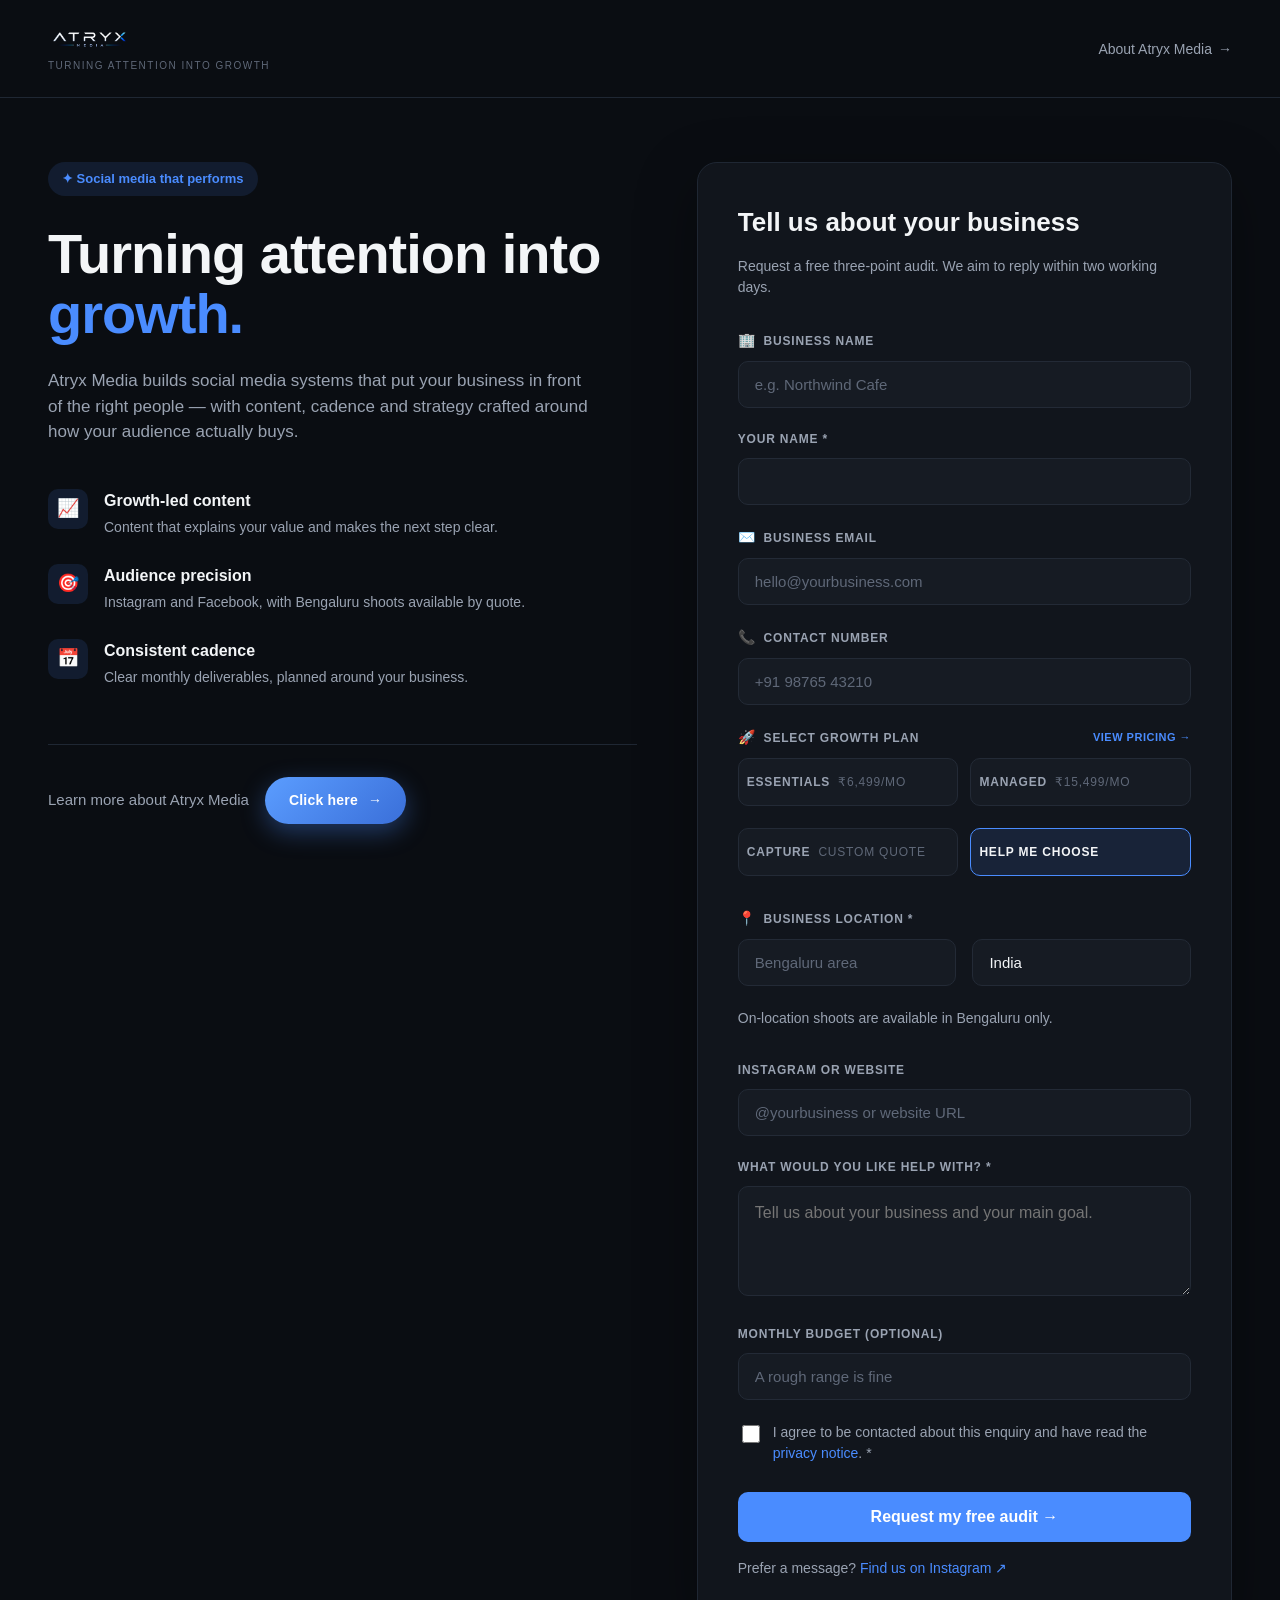
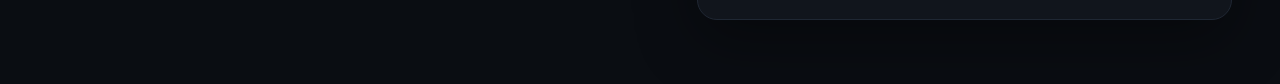
<file: index.html>
<!DOCTYPE html>
<html lang="en">
<head>
<meta charset="UTF-8">
<meta name="viewport" content="width=device-width, initial-scale=1.0">
<title>Atryx Media — Turning Attention Into Growth</title>
<meta name="description" content="Atryx Media builds social media systems that put your business in front of the right people — content, cadence and strategy crafted around how your audience actually buys.">
<style>
  :root {
    --bg: #0a0d12;
    --panel: #11151c;
    --panel-border: #1f2733;
    --field: #161b23;
    --field-border: #232a36;
    --accent: #4a8cff;
    --accent-soft: rgba(74, 140, 255, 0.12);
    --text: #f3f5f7;
    --text-dim: #9aa3b2;
    --text-faint: #5f6878;
  }

  * { box-sizing: border-box; }

  body {
    margin: 0;
    font-family: -apple-system, BlinkMacSystemFont, "Segoe UI", Arial, sans-serif;
    background: var(--bg);
    color: var(--text);
    line-height: 1.5;
  }

  a { color: var(--accent); text-decoration: none; }
  a:hover { text-decoration: underline; }
  a:focus-visible,
  input:focus-visible,
  select:focus-visible,
  button:focus-visible,
  .toggle-pill:focus-visible {
    outline: 2px solid var(--accent);
    outline-offset: 2px;
  }

  /* ---------- Header ---------- */
  .topbar {
    display: flex;
    align-items: center;
    justify-content: space-between;
    padding: 24px 48px;
    border-bottom: 1px solid var(--panel-border);
  }
  .brand {
    display: flex;
    align-items: center;
    gap: 14px;
  }
  .brand-logo-img {
    height: 28px;
    width: auto;
    display: block;
    object-fit: contain;
  }
  .brand-tag {
    font-size: 10px;
    letter-spacing: 1.5px;
    color: var(--text-faint);
    margin-top: 6px;
  }
  .topbar nav a {
    font-size: 14px;
    color: var(--text-dim);
    display: inline-flex;
    align-items: center;
    gap: 6px;
  }
  .topbar nav a:hover { color: var(--text); }

  /* ---------- Layout ---------- */
  .container {
    display: flex;
    gap: 60px;
    padding: 64px 48px;
    max-width: 1400px;
    margin: 0 auto;
    align-items: flex-start;
  }

  .left {
    flex: 1.1;
    min-width: 0;
    display: flex;
    flex-direction: column;
    min-height: 600px;
  }
  .left-content { flex: 1; }
  .right { flex: 1; min-width: 0; }

  .badge {
    display: inline-flex;
    align-items: center;
    gap: 8px;
    background: var(--accent-soft);
    color: var(--accent);
    font-size: 13px;
    font-weight: 600;
    padding: 7px 14px;
    border-radius: 999px;
    margin-bottom: 28px;
  }

  h1 {
    font-size: 56px;
    line-height: 1.08;
    font-weight: 800;
    margin: 0 0 24px;
    letter-spacing: -1px;
  }
  h1 .accent { color: var(--accent); }

  .tagline {
    color: var(--text-dim);
    font-size: 17px;
    max-width: 540px;
    margin-bottom: 44px;
  }

  .features {
    display: flex;
    flex-direction: column;
    gap: 26px;
  }
  .feature {
    display: flex;
    gap: 16px;
    align-items: flex-start;
  }
  .feature-icon {
    flex-shrink: 0;
    width: 40px;
    height: 40px;
    border-radius: 10px;
    background: var(--accent-soft);
    display: flex;
    align-items: center;
    justify-content: center;
    font-size: 18px;
  }
  .feature h3 {
    margin: 0 0 4px;
    font-size: 16px;
    font-weight: 700;
  }
  .feature p {
    margin: 0;
    color: var(--text-dim);
    font-size: 14px;
  }

  /* ---------- Left-bottom premium actions ---------- */
  .left-actions {
    display: flex;
    flex-wrap: wrap;
    gap: 16px;
    margin-top: 56px;
    padding-top: 32px;
    border-top: 1px solid var(--panel-border);
  }
  .btn-premium {
    display: inline-flex;
    align-items: center;
    gap: 10px;
    padding: 13px 24px;
    border-radius: 999px;
    font-size: 14px;
    font-weight: 700;
    letter-spacing: 0.2px;
    text-decoration: none;
    transition: transform 0.15s ease, box-shadow 0.15s ease, background 0.15s ease, border-color 0.15s ease;
  }
  .btn-premium:hover { text-decoration: none; transform: translateY(-2px); }

  .btn-premium--primary {
    background: linear-gradient(135deg, #5b9dff, #3a6fd9);
    color: #fff;
    box-shadow: 0 8px 24px rgba(74, 140, 255, 0.35);
  }
  .btn-premium--primary:hover {
    box-shadow: 0 12px 32px rgba(74, 140, 255, 0.5);
  }
  .btn-premium--primary .arrow { transition: transform 0.15s ease; }
  .btn-premium--primary:hover .arrow { transform: translateX(3px); }

  .btn-premium--ghost {
    background: transparent;
    color: var(--text-dim);
    border: 1px solid var(--field-border);
  }
  .btn-premium--ghost:hover {
    color: var(--text);
    border-color: var(--accent);
    background: var(--accent-soft);
  }

  /* ---------- Form panel ---------- */
  .form-panel {
    background: var(--panel);
    border: 1px solid var(--panel-border);
    border-radius: 20px;
    padding: 40px;
    box-shadow: 0 20px 60px rgba(0,0,0,0.35);
  }
  .form-panel h2 {
    margin: 0 0 8px;
    font-size: 26px;
    font-weight: 800;
  }
  .form-panel .sub {
    color: var(--text-dim);
    font-size: 14px;
    margin-bottom: 32px;
  }

  .field { margin-bottom: 22px; }
  .field label {
    display: flex;
    align-items: center;
    gap: 8px;
    font-size: 12px;
    font-weight: 700;
    letter-spacing: 0.8px;
    text-transform: uppercase;
    color: var(--text-dim);
    margin-bottom: 10px;
  }
  .field label .ico { font-size: 14px; }

  input[type="text"],
  input[type="email"],
  input[type="tel"] {
    width: 100%;
    padding: 14px 16px;
    background: var(--field);
    border: 1px solid var(--field-border);
    color: var(--text);
    border-radius: 10px;
    font-size: 15px;
    font-family: inherit;
  }
  input::placeholder { color: var(--text-faint); }
  input:focus, select:focus {
    border-color: var(--accent);
  }
  input:disabled {
    background: #0d1015;
    color: var(--text-faint);
    border-color: #1a1f29;
    cursor: not-allowed;
    opacity: 0.6;
  }
  input:disabled::placeholder { color: var(--text-faint); }

  .row-2 {
    display: grid;
    grid-template-columns: 1fr 1fr;
    gap: 16px;
  }

  /* Posts-per-week pill selector */
  .pill-group {
    display: grid;
    grid-template-columns: 1fr 1fr 1fr;
    gap: 12px;
  }
  .pill-group input[type="radio"] {
    position: absolute;
    opacity: 0;
    width: 0;
    height: 0;
  }
  .toggle-pill {
    display: block;
    text-align: center;
    padding: 14px 8px;
    background: var(--field);
    border: 1px solid var(--field-border);
    border-radius: 10px;
    cursor: pointer;
    font-size: 14px;
    font-weight: 600;
    color: var(--text-dim);
    transition: border-color 0.15s, color 0.15s, background 0.15s;
  }
  .toggle-pill span { color: var(--text-faint); font-weight: 400; }
  input[type="radio"]:checked + .toggle-pill {
    border-color: var(--accent);
    color: var(--text);
    background: var(--accent-soft);
  }
  input[type="radio"]:checked + .toggle-pill span { color: var(--text-dim); }

  .checkbox-row {
    display: flex;
    align-items: center;
    gap: 10px;
    margin: 4px 0 28px;
    font-size: 14px;
    color: var(--text-dim);
  }
  .checkbox-row input {
    width: 18px;
    height: 18px;
    accent-color: var(--accent);
    cursor: pointer;
  }
  .checkbox-row label { cursor: pointer; }

  button[type="submit"] {
    width: 100%;
    padding: 16px;
    background: var(--accent);
    border: none;
    color: white;
    border-radius: 10px;
    font-size: 16px;
    font-weight: 700;
    cursor: pointer;
    transition: background 0.15s, transform 0.05s;
  }
  button[type="submit"]:hover { background: #3a6fd9; }
  button[type="submit"]:active { transform: scale(0.99); }
  button[type="submit"]:disabled {
    opacity: 0.6;
    cursor: not-allowed;
  }

  .error-text {
    color: #ff8080;
    font-size: 12px;
    margin-top: 6px;
    display: none;
  }
  .field.invalid input { border-color: #ff8080; }
  .field.invalid .error-text { display: block; }

  /* ---------- Responsive ---------- */
  @media (max-width: 980px) {
    .container { flex-direction: column; padding: 40px 24px; gap: 40px; }
    h1 { font-size: 42px; }
    .topbar { padding: 18px 24px; }
  }

  @media (max-width: 480px) {
    h1 { font-size: 34px; }
    .row-2, .pill-group { grid-template-columns: 1fr; }
    .form-panel { padding: 28px 22px; }
    .topbar nav a span.full-text { display: none; }
    .left-actions { flex-direction: column; }
    .btn-premium { width: 100%; justify-content: center; }
  }
  .info-text {
    color: var(--text-dim);
    font-size: 15px;
    margin: 0;
    display: flex;
    align-items: center;
}
</style>
<link rel="icon" href="a.png"><style>
/* Small additions; original typography and layout remain unchanged. */
input[type="radio"]:focus-visible+.toggle-pill{outline:2px solid var(--accent);outline-offset:3px}.pill-group{grid-template-columns:repeat(2,minmax(0,1fr))}.field textarea{width:100%;min-height:110px;padding:14px 16px;background:var(--field);border:1px solid var(--field-border);color:var(--text);border-radius:10px;font:inherit;resize:vertical}.field textarea:focus-visible{outline:2px solid var(--accent);outline-offset:2px}.trap{position:absolute;left:-9999px}.consent-row{align-items:flex-start}.consent-row input{flex-shrink:0}.status:empty{display:none}.status{padding:14px;margin-bottom:18px;border:1px solid #ff8080;color:#ffb0b0;border-radius:10px;font-size:14px}.left,.right{width:100%}@media(max-width:480px){.pill-group{grid-template-columns:1fr 1fr}.brand-logo-img{max-width:165px;height:auto}}@media(prefers-reduced-motion:reduce){*{transition:none!important}}
</style></head>
<body>

<header class="topbar">
  <div class="brand">
    <div>
      <img src="logo.png" alt="Atryx Media" class="brand-logo-img">
      <div class="brand-tag">TURNING ATTENTION INTO GROWTH</div>
    </div>
  </div>
  <nav>
    <a href="about.html"><span class="full-text">About Atryx Media</span> →</a>
  </nav>
</header>

<div class="container">

  <!-- LEFT SIDE -->
  <div class="left">
    <div class="left-content">
      <span class="badge">✦ Social media that performs</span>
      <h1>Turning attention into <span class="accent">growth.</span></h1>
      <p class="tagline">
        Atryx Media builds social media systems that put your business in front of the right people —
        with content, cadence and strategy crafted around how your audience actually buys.
      </p>

      <div class="features">
        <div class="feature">
          <div class="feature-icon">📈</div>
          <div>
            <h3>Growth-led content</h3>
            <p>Content that explains your value and makes the next step clear.</p>
          </div>
        </div>
        <div class="feature">
          <div class="feature-icon">🎯</div>
          <div>
            <h3>Audience precision</h3>
            <p>Instagram and Facebook, with Bengaluru shoots available by quote.</p>
          </div>
        </div>
        <div class="feature">
          <div class="feature-icon">📅</div>
          <div>
            <h3>Consistent cadence</h3>
            <p>Clear monthly deliverables, planned around your business.</p>
          </div>
        </div>
      </div>
    </div>

    <div class="left-actions">
      <p class="info-text">
        Learn more about Atryx Media
      </p>

      <a href="about.html" class="btn-premium btn-premium--primary">
        Click here <span class="arrow">→</span>
      </a>
        </div>
      </div>

  <!-- RIGHT SIDE FORM -->
  <div class="right">
    <div class="form-panel" id="audit">
      <h2>Tell us about your business</h2>
      <p class="sub">Request a free three-point audit. We aim to reply within two working days.</p>

      <form id="atrixForm" method="post">

        <div class="field" data-field="business">
          <label for="business"><span class="ico">🏢</span> Business Name</label>
          <input type="text" id="business" name="business" maxlength="120" autocomplete="organization" placeholder="e.g. Northwind Cafe" required>
          <div class="error-text">Please enter your business name.</div>
        </div>

<div class="field"><label for="contactName">Your name *</label><input type="text" id="contactName" name="contactName" maxlength="100" autocomplete="name" required></div>
        <div class="field" data-field="email">
          <label for="email"><span class="ico">✉️</span> Business Email</label>
          <input type="email" id="email" name="email" maxlength="150" autocomplete="email" placeholder="hello@yourbusiness.com" required>
          <div class="error-text">Please enter a valid email address.</div>
        </div>

        <div class="field" data-field="phone">
          <label for="phone"><span class="ico">📞</span> Contact Number</label>
          <input type="tel" id="phone" name="phone" placeholder="+91 98765 43210" maxlength="22" required>
          <div class="error-text">Please enter a valid phone number.</div>
        </div>

                <div class="field">
          <label id="planLabel" style="justify-content: space-between;">
            <span style="display:flex;align-items:center;gap:8px;">
              <span class="ico">🚀</span> Select Growth Plan
            </span>
            <a href="about.html#pricing" style="font-size:11px;font-weight:600;color:var(--accent);letter-spacing:0.5px;text-transform:uppercase;">View Pricing →</a>
          </label>
          <div class="pill-group" role="radiogroup" aria-labelledby="planLabel">
<input type="radio" id="plan1" name="posts" value="starter"><label class="toggle-pill" for="plan1">Essentials<br><span>₹6,499/mo</span></label>
<input type="radio" id="plan2" name="posts" value="growth"><label class="toggle-pill" for="plan2">Managed<br><span>₹15,499/mo</span></label>
<input type="radio" id="plan3" name="posts" value="capture"><label class="toggle-pill" for="plan3">Capture<br><span>Custom quote</span></label>
<input type="radio" id="plan4" name="posts" value="unsure" checked><label class="toggle-pill" for="plan4">Help me choose</label>
</div><select id="plan" name="plan" hidden aria-hidden="true"><option value="unsure">Help me choose</option><option value="starter">Essentials</option><option value="growth">Managed</option><option value="capture">Capture</option></select></div>
        <div class="field" data-field="location" id="locationField">
          <label for="city"><span class="ico">📍</span> Business location *</label>
          <div class="row-2">
            <input type="text" id="city" name="city" placeholder="Bengaluru area" maxlength="120" required>
            <input type="text" id="country" name="country" value="India" aria-label="Country" readonly>
          </div>
        </div>

        <p class="sub">On-location shoots are available in Bengaluru only.</p>

<div class="field"><label for="profile">Instagram or website</label><input type="text" id="profile" name="profile" maxlength="300" placeholder="@yourbusiness or website URL"></div>
<div class="field"><label for="goal">What would you like help with? *</label><textarea id="goal" name="goal" maxlength="2000" required placeholder="Tell us about your business and your main goal."></textarea></div>
<div class="field"><label for="budget">Monthly budget (optional)</label><input type="text" id="budget" name="budget" maxlength="100" placeholder="A rough range is fine"></div>
<div class="trap" aria-hidden="true"><label for="companyWebsite">Leave empty</label><input id="companyWebsite" name="companyWebsite" tabindex="-1" autocomplete="off"></div>
<label class="checkbox-row consent-row"><input id="consent" name="consent" type="checkbox" required><span>I agree to be contacted about this enquiry and have read the <a href="privacy.html">privacy notice</a>. *</span></label>
<div id="form-status" class="status" role="alert" tabindex="-1"></div><button type="submit">Request my free audit →</button>
<p class="sub" style="margin:16px 0 0">Prefer a message? <a href="https://www.instagram.com/atrix.in/" target="_blank" rel="noopener noreferrer">Find us on Instagram ↗</a></p>
<noscript><p>Please enable JavaScript for the form, or message us on Instagram.</p></noscript>
      </form>
    </div>
  </div>

</div>

<script src="config.js"></script><script src="form.js" defer></script>

</body>
</html>
</file>
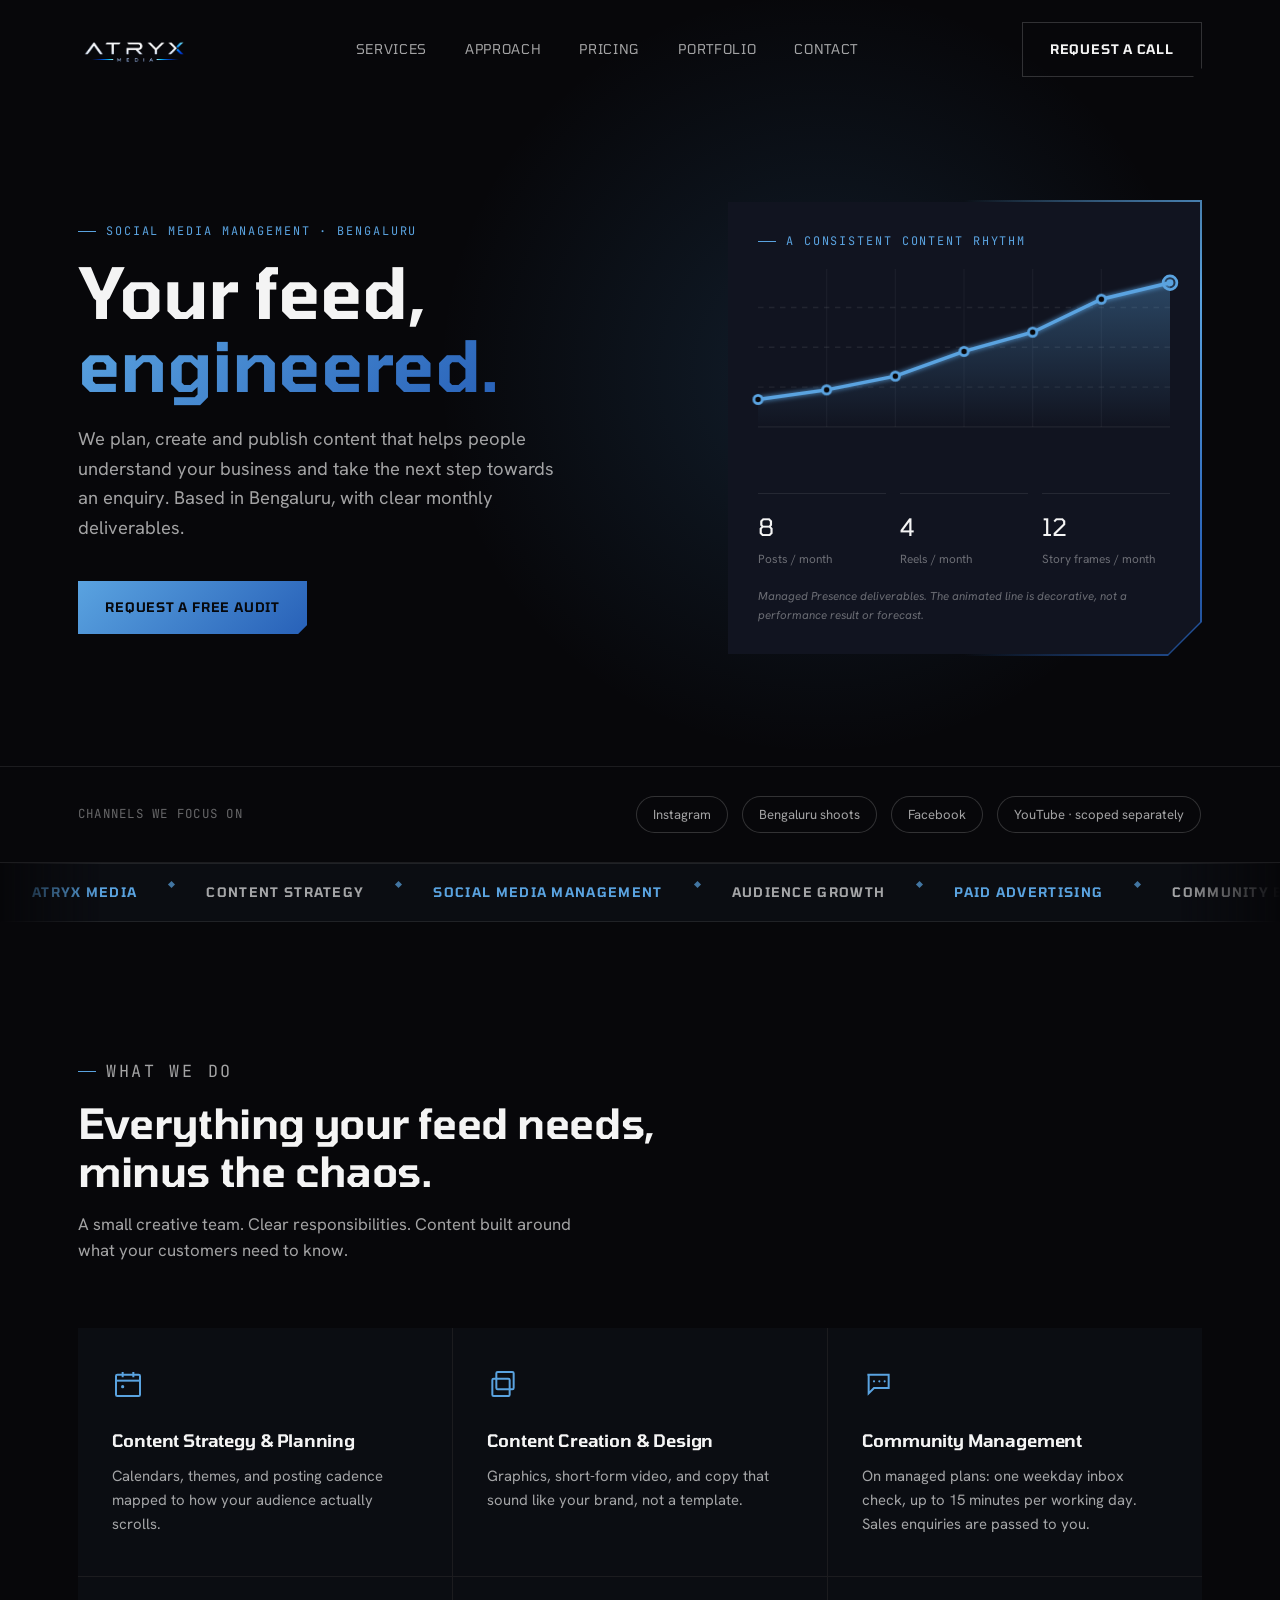
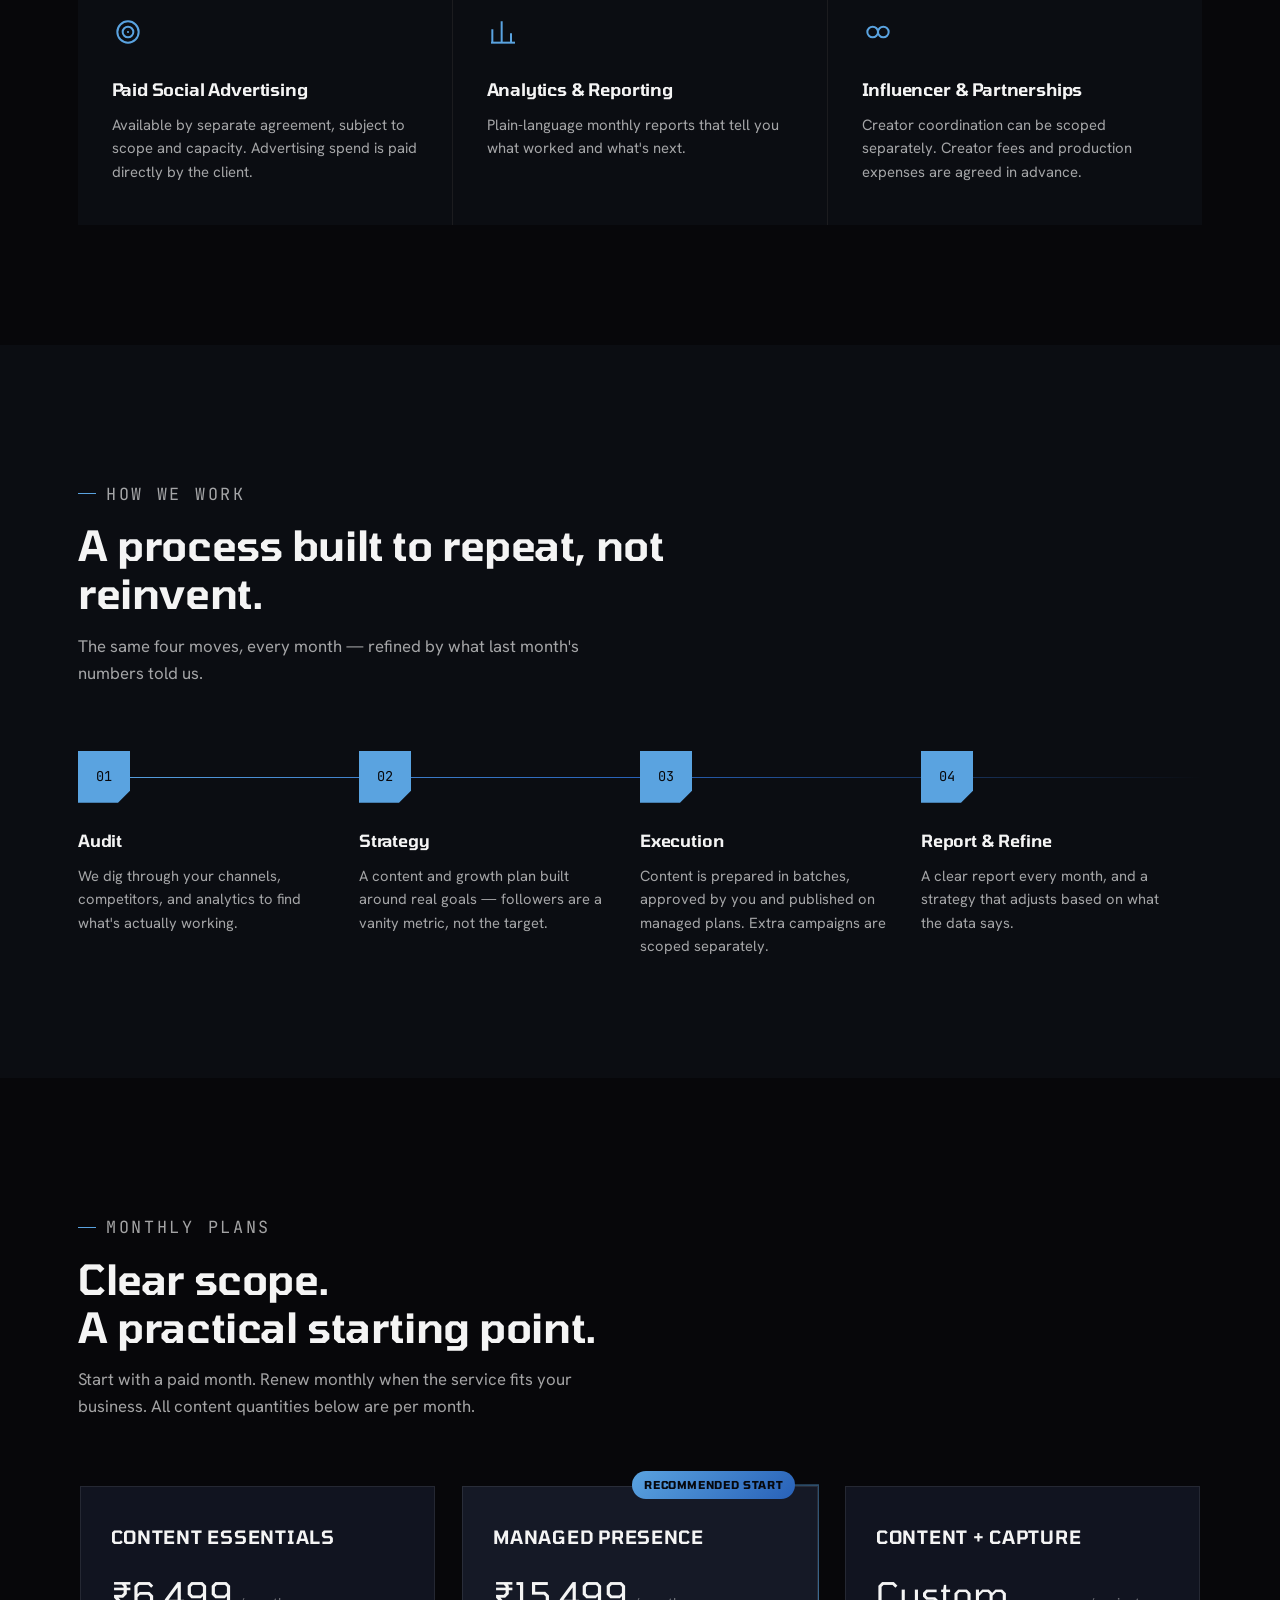
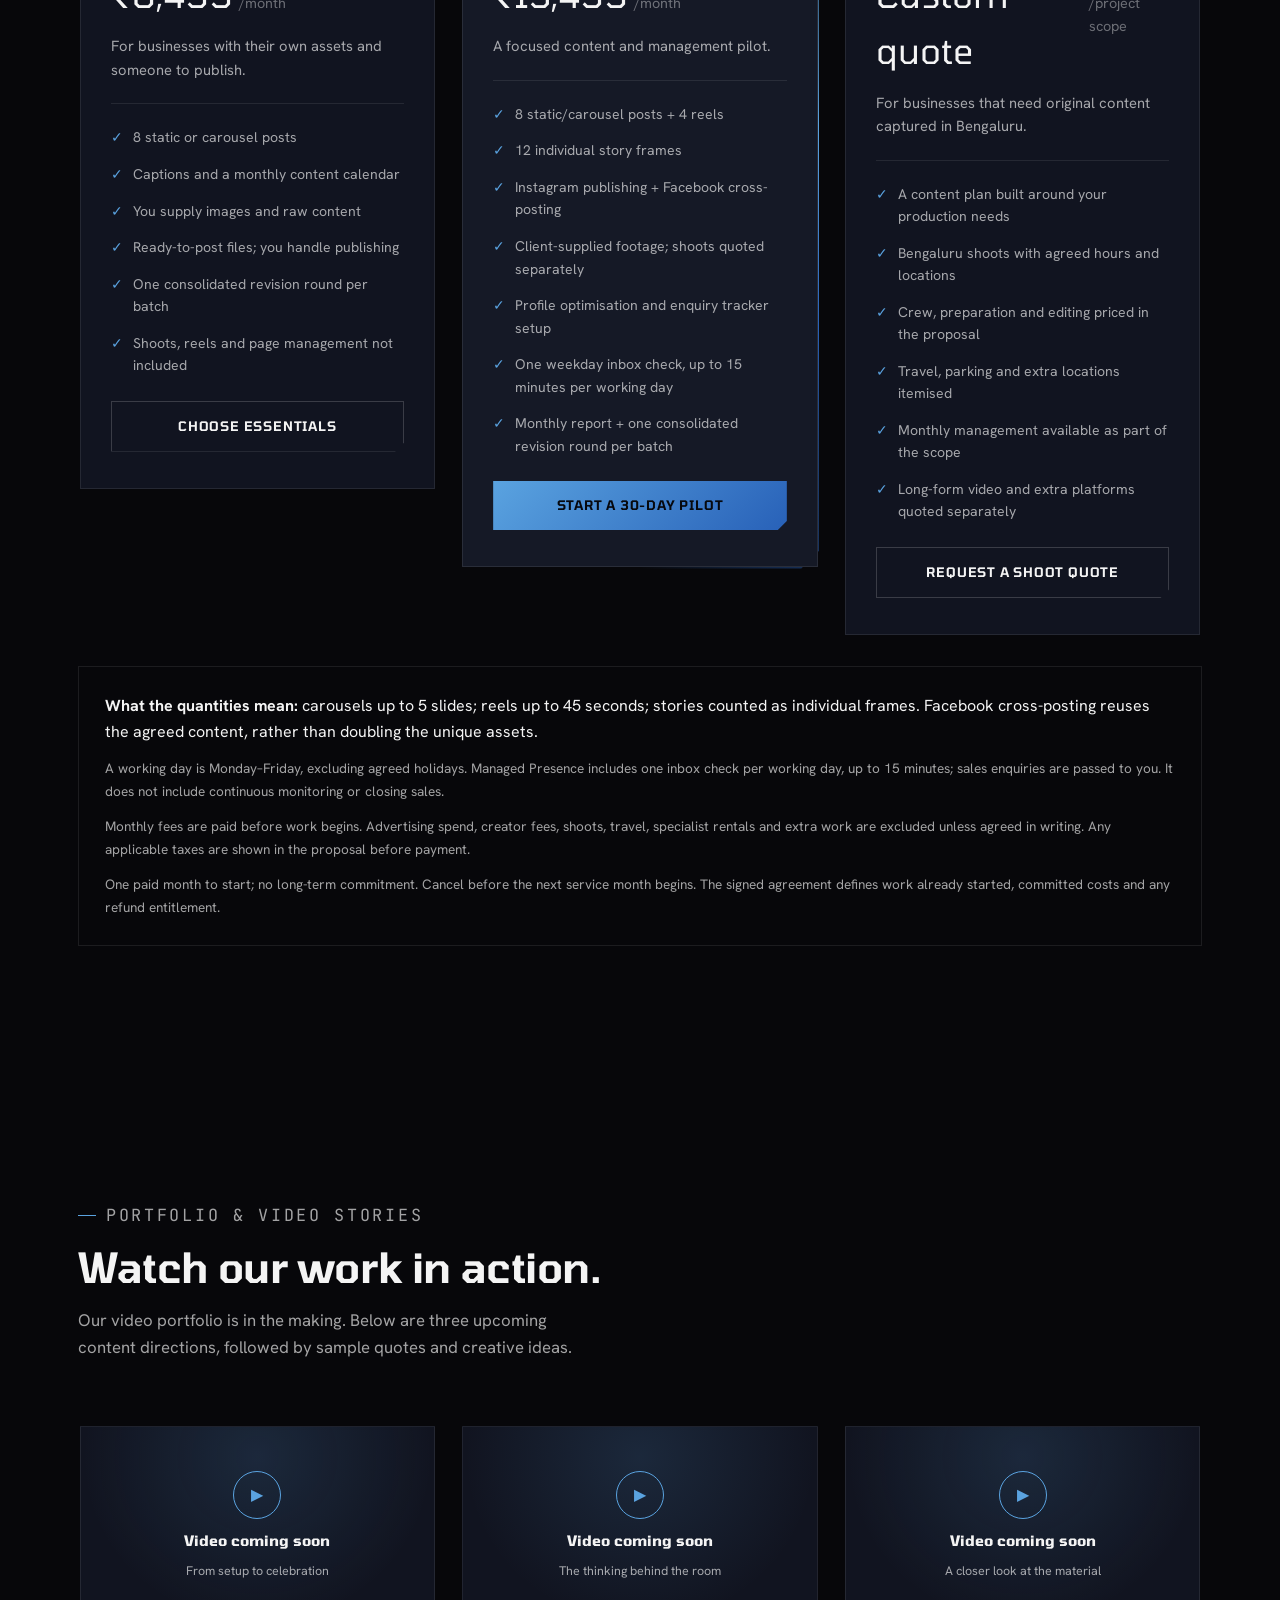
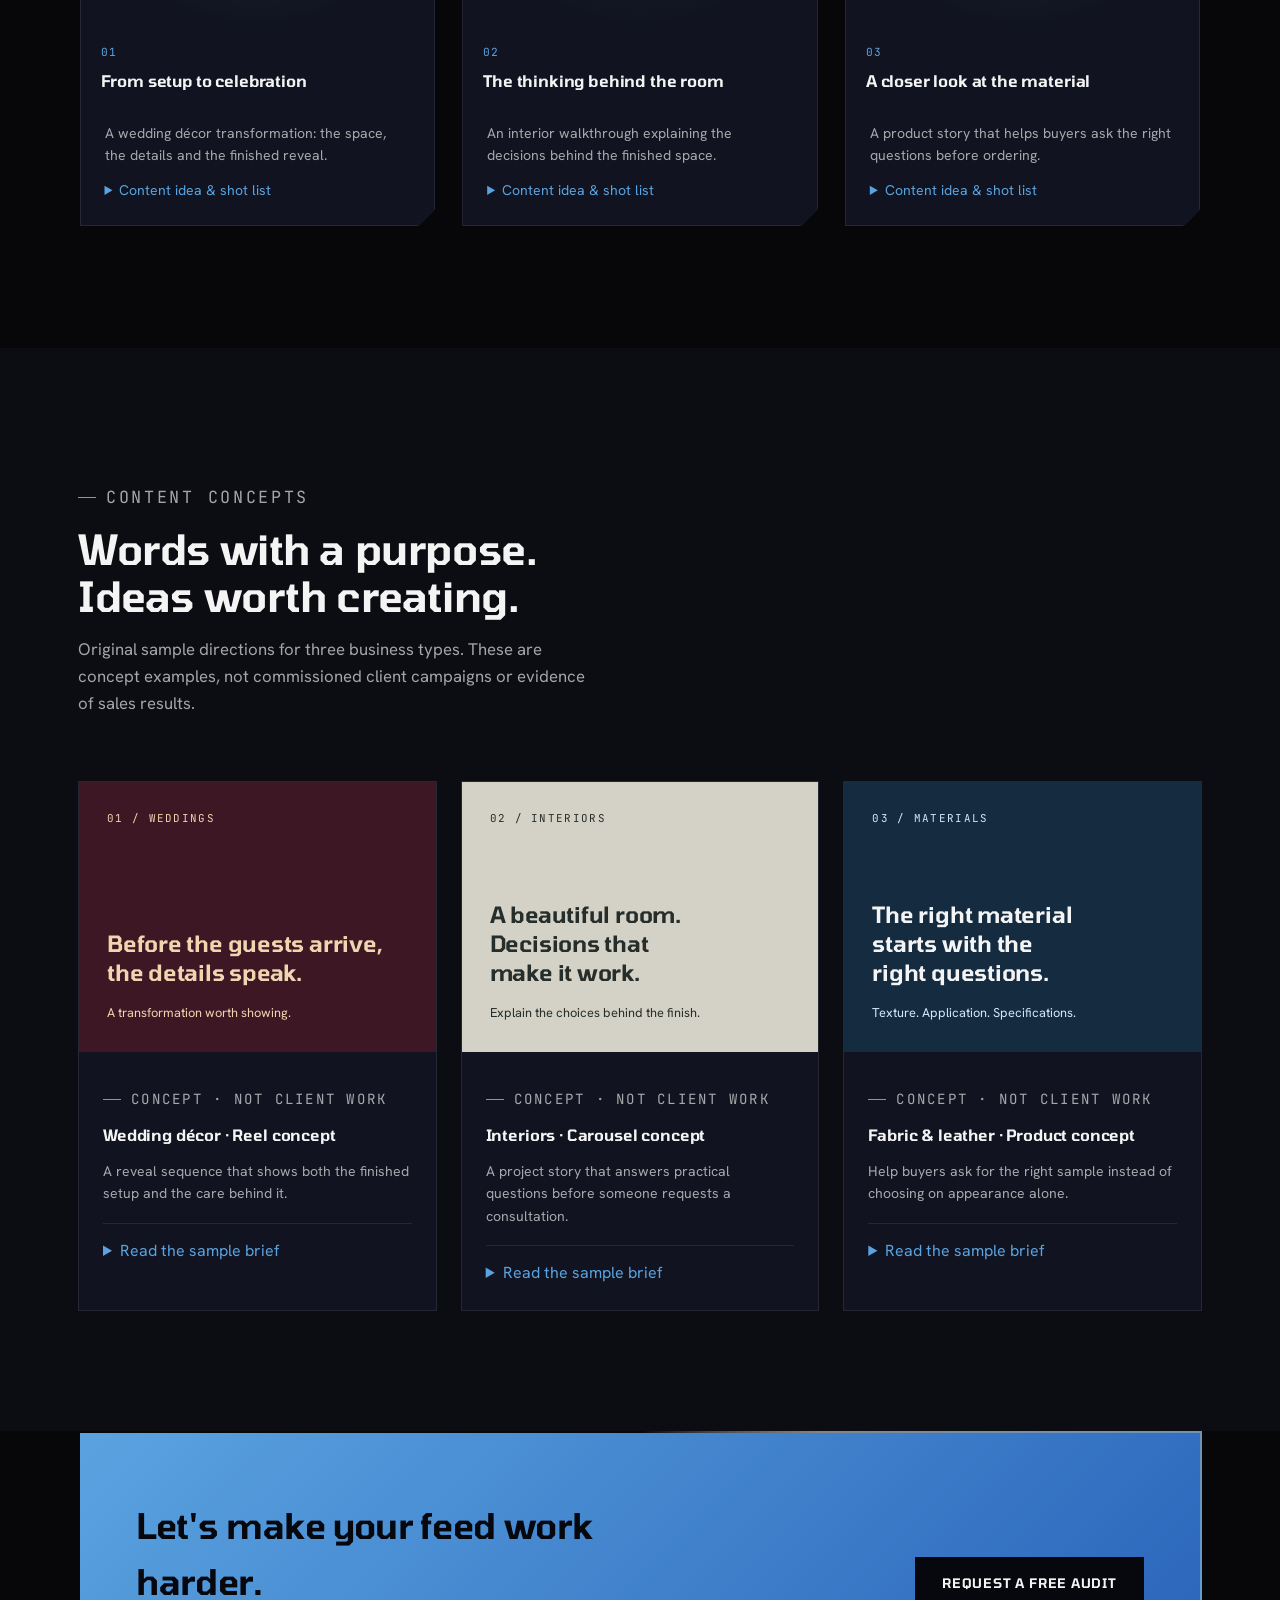
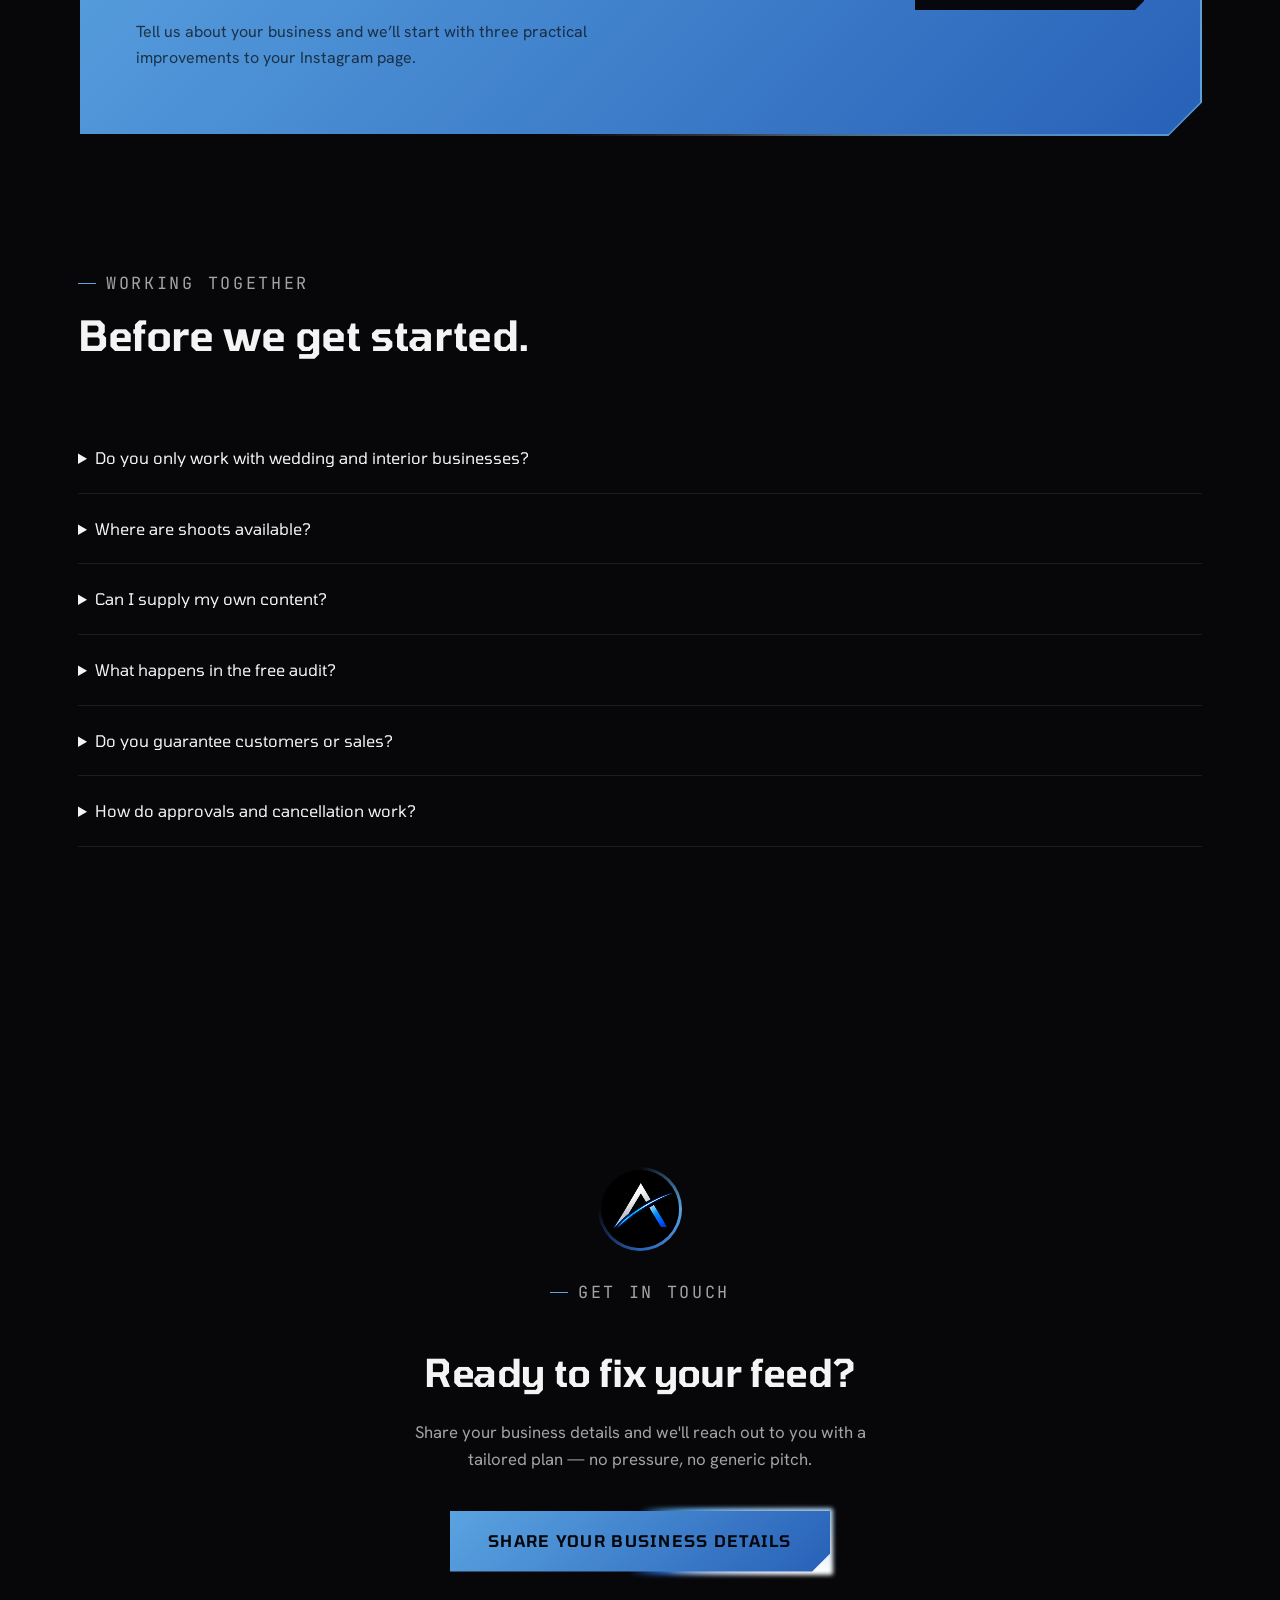
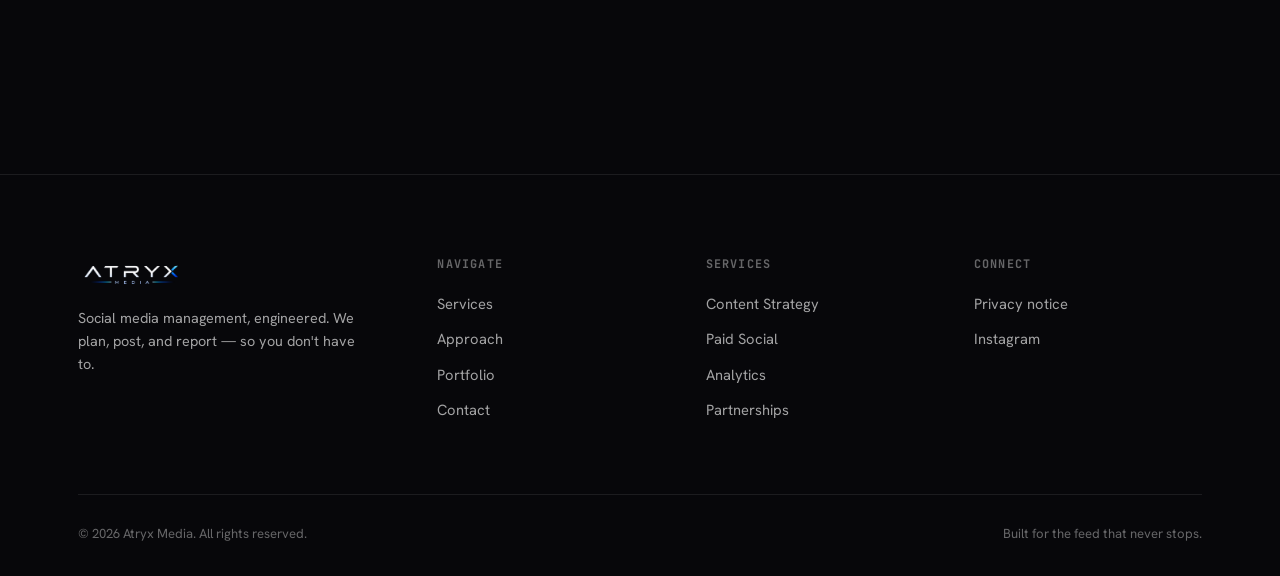
<file: about.html>
<!DOCTYPE html>
<html lang="en">
<head>
<meta charset="UTF-8">
<meta name="viewport" content="width=device-width, initial-scale=1.0">
<title>Atryx Media — Social Media Management, Engineered</title>
<meta name="description" content="Atryx Media plans, posts, and reports on your social presence so every channel compounds instead of resetting every week.">
<link rel="icon" href="a.png" type="image/png">
<link rel="preconnect" href="https://fonts.googleapis.com">
<link rel="preconnect" href="https://fonts.gstatic.com" crossorigin>
<link href="https://fonts.googleapis.com/css2?family=Tomorrow:wght@400;500;600;700;800&family=Hanken+Grotesk:wght@400;500;600;700&family=JetBrains+Mono:wght@400;500&display=swap" rel="stylesheet">
<style>
  
  /* ============ RESET & BASE ============ */
  *,*::before,*::after{box-sizing:border-box;margin:0;padding:0;}
  html{scroll-behavior:smooth;}
  img{max-width:100%;display:block;}
  a{color:inherit;text-decoration:none;}
  button{font:inherit;cursor:pointer;border:none;background:none;color:inherit;}
  ul{list-style:none;}

  /* ============ TOKENS ============ */
  :root{
    --bg:#07070a;
    --bg-soft:#0b0d12;
    --surface:#111420;
    --surface-2:#151926;
    --line:rgba(244,244,244,0.09);
    --line-strong:rgba(244,244,244,0.18);
    --ink:#f4f4f4;
    --ink-dim:rgba(244,244,244,0.66);
    --ink-faint:rgba(244,244,244,0.4);
    --accent-1:#5aa3e0;
    --accent-2:#2861b8;
    --accent-solid:#4690d6;
    --gradient:linear-gradient(135deg, var(--accent-1), var(--accent-2));
    --cut-sm:9px;
    --cut-md:18px;
    --cut-lg:34px;
    --container:1180px;
    --font-display:'Tomorrow', sans-serif;
    --font-body:'Hanken Grotesk', sans-serif;
    --font-mono:'JetBrains Mono', monospace;
  }

  body{
    background:var(--bg);
    color:var(--ink);
    font-family:var(--font-body);
    line-height:1.6;
    font-size:16px;
    -webkit-font-smoothing:antialiased;
    overflow-x:hidden;
  }

  /* ============ UTILITIES ============ */
  .container{width:100%;max-width:var(--container);margin:0 auto;padding:0 28px;}
  .cut{clip-path:polygon(0 0, 100% 0, 100% calc(100% - var(--cut-sz,var(--cut-md))), calc(100% - var(--cut-sz,var(--cut-md))) 100%, 0 100%);}
  .eyebrow{
    font-family:var(--font-mono);font-size:0.74rem;letter-spacing:0.16em;
    text-transform:uppercase;color:var(--accent-1);
    display:flex;align-items:center;gap:10px;margin-bottom:14px;
  }
  .eyebrow::before{content:'';width:18px;height:1px;background:var(--accent-1);display:inline-block;}
  h1,h2,h3{font-family:var(--font-display);font-weight:600;letter-spacing:-0.01em;color:var(--ink);}
  .section{padding:120px 0;position:relative;}
  .section-head{max-width:640px;margin-bottom:64px;}
  .section-head h2{font-size:clamp(1.9rem,3.6vw,2.6rem);line-height:1.15;}
  .section-head p{color:var(--ink-dim);margin-top:16px;font-size:1.05rem;max-width:520px;}
  .btn{
    --cut-sz:var(--cut-sm);
    font-family:var(--font-display);text-transform:uppercase;font-size:0.82rem;
    letter-spacing:0.06em;font-weight:600;padding:1rem 1.7rem;
    display:inline-flex;align-items:center;gap:10px;
    transition:transform .25s ease, box-shadow .25s ease, background .25s ease;
    white-space:nowrap;
  }
  .btn-primary{background:var(--gradient);color:#06080d;}
  .btn-primary:hover{transform:translateY(-2px);box-shadow:0 12px 28px -10px rgba(70,144,214,0.55);}
  .btn-ghost{border:1px solid var(--line-strong);color:var(--ink);}
  .btn-ghost:hover{border-color:var(--accent-1);background:rgba(90,163,224,0.08);}
  a:focus-visible,button:focus-visible{outline:2px solid var(--accent-1);outline-offset:3px;}
  .reveal{opacity:0;transform:translateY(22px);transition:opacity .7s ease, transform .7s ease;}
  .reveal.is-visible{opacity:1;transform:translateY(0);}
  @media(prefers-reduced-motion:reduce){.reveal{opacity:1;transform:none;transition:none;}html{scroll-behavior:auto;}}

  /* ============ ANIMATED BORDER — CORE ============ */
  /* Uses @property for smooth conic-gradient rotation.
     Falls back gracefully in browsers that don't support it —
     the element just shows a static border instead. */
  @property --angle {
    syntax: '<angle>';
    initial-value: 0deg;
    inherits: false;
  }
  @keyframes border-spin {
    to { --angle: 360deg; }
  }

  /* ---- Mixin pattern: .anim-border-wrap ---- */
  /* Wrap any element in this div to give it a spinning border */
  .anim-border-wrap {
    position: relative;
  }
  .anim-border-wrap::before {
    content: '';
    position: absolute;
    inset: 0;
    background: conic-gradient(
      from var(--angle),
      transparent 0deg,
      var(--accent-1) 60deg,
      var(--accent-2) 120deg,
      transparent 180deg,
      transparent 360deg
    );
    animation: border-spin 5s linear infinite;
    z-index: 0;
    border-radius: inherit;
  }
  /* Inner fill — sits on top of the spinning border, inset by 1.5px */
  .anim-border-wrap > * {
    position: relative;
    z-index: 1;
  }

  /* ============ NAV ============ */
  header{
    position:fixed;top:0;left:0;right:0;z-index:100;
    padding:22px 0;
    transition:padding .3s ease, background .3s ease, border-color .3s ease;
    border-bottom:1px solid transparent;
  }
  header.scrolled{
    padding:14px 0;border-bottom:1px solid var(--line);
  }
  /* Blur lives on a pseudo-element, not on header itself — a filter/backdrop-filter
     on header would make header the containing block for its position:fixed
     mobile-menu child, breaking the fullscreen overlay once the page is scrolled. */
  header::before{
    content:'';position:absolute;inset:0;z-index:-1;
    background:rgba(7,7,10,0.85);backdrop-filter:blur(14px);
    opacity:0;transition:opacity .3s ease;
  }
  header.scrolled::before{opacity:1;}
  nav{display:flex;align-items:center;justify-content:space-between;}
  .logo-mark{display:flex;align-items:center;gap:10px;}
  .logo-mark img{height:38px;width:auto;object-fit:contain;}
  .nav-links{display:flex;align-items:center;gap:38px;}
  .nav-links a{
    font-family:var(--font-display);font-size:0.84rem;text-transform:uppercase;
    letter-spacing:0.05em;color:var(--ink-dim);transition:color .2s ease;
  }
  .nav-links a:hover{color:var(--ink);}
  .nav-cta{display:flex;align-items:center;gap:22px;}
  .nav-toggle{display:none;flex-direction:column;gap:5px;width:26px;}
  .nav-toggle span{height:2px;background:var(--ink);width:100%;transition:transform .25s ease, opacity .25s ease;}

  /* ============ HERO ============ */
  .hero{padding:200px 0 110px;position:relative;overflow:hidden;}
  .hero::before{
    content:'';position:absolute;top:-10%;left:50%;
    width:900px;height:900px;
    background:radial-gradient(circle, rgba(70,144,214,0.16), transparent 60%);
    transform:translateX(-30%);pointer-events:none;
  }
  .hero::after{
    content:'';position:absolute;top:8%;right:-6%;
    width:2px;height:140%;
    background:linear-gradient(180deg, transparent, var(--accent-1) 40%, var(--accent-2) 60%, transparent);
    opacity:0.35;transform:rotate(18deg);pointer-events:none;
  }
  .hero-grid{
    display:grid;grid-template-columns:1.05fr 0.85fr;
    gap:60px;align-items:center;position:relative;z-index:1;
  }
  .hero h1{font-size:clamp(2.6rem,5.6vw,4.4rem);line-height:1.04;}
  .accent-cut{background:var(--gradient);-webkit-background-clip:text;background-clip:text;color:transparent;}
  .hero p.lead{margin-top:24px;font-size:1.15rem;color:var(--ink-dim);max-width:480px;}
  .hero-ctas{display:flex;gap:16px;margin-top:38px;flex-wrap:wrap;}

  /* ---- Signal panel animated border ---- */
  .signal-panel-outer {
    position: relative;
    padding: 2px;
    --cut-sz: var(--cut-lg);
    clip-path: polygon(0 0, 100% 0, 100% calc(100% - var(--cut-sz)), calc(100% - var(--cut-sz)) 100%, 0 100%);
  }
  .signal-panel-outer::before {
    content: '';
    position: absolute;
    inset: 0;
    background: conic-gradient(
      from var(--angle),
      transparent 0deg,
      var(--accent-1) 60deg,
      var(--accent-2) 120deg,
      transparent 180deg,
      transparent 360deg
    );
    animation: border-spin 4s linear infinite;
    z-index: 0;
  }
  /* Inner bg that sits behind signal-panel content */
  .signal-panel-outer::after {
    content: '';
    position: absolute;
    inset: 2px;
    background: var(--surface);
    clip-path: polygon(0 0, 100% 0, 100% calc(100% - calc(var(--cut-sz) - 2px)), calc(100% - calc(var(--cut-sz) - 2px)) 100%, 0 100%);
    z-index: 1;
  }
  .signal-panel{
    position: relative;
    z-index: 2;
    padding:30px;
  }
  .signal-panel .eyebrow{margin-bottom:18px;}
  .signal-chart{width:100%;height:auto;}
  .signal-stats{display:grid;grid-template-columns:repeat(3,1fr);gap:14px;margin-top:24px;}
  .signal-stat{border-top:1px solid var(--line);padding-top:14px;}
  .signal-stat .num{font-family:var(--font-display);font-size:1.5rem;color:var(--ink);}
  .signal-stat .label{font-size:0.74rem;color:var(--ink-faint);margin-top:4px;}
  .signal-note{font-size:0.72rem;color:var(--ink-faint);margin-top:18px;font-style:italic;}

  /* ============ PLATFORM STRIP ============ */
  .platform-strip{border-top:1px solid var(--line);border-bottom:1px solid var(--line);padding:28px 0;}
  .platform-strip .container{display:flex;align-items:center;gap:28px;flex-wrap:wrap;justify-content:space-between;}
  .platform-strip .label{font-family:var(--font-mono);font-size:0.78rem;color:var(--ink-faint);text-transform:uppercase;letter-spacing:0.1em;}
  .platform-pills{display:flex;gap:12px;flex-wrap:wrap;}

  /* ---- Pill animated border on hover ---- */
  .pill-wrap {
    position: relative;
    padding: 1px;
    border-radius: 999px;
    overflow: hidden;
  }
  .pill-wrap::before {
    content: '';
    position: absolute;
    inset: -100%;
    background: conic-gradient(
      from var(--angle),
      transparent 0deg,
      var(--accent-1) 60deg,
      var(--accent-2) 120deg,
      transparent 180deg,
      transparent 360deg
    );
    animation: border-spin 4s linear infinite;
    opacity: 0;
    transition: opacity 0.35s ease;
  }
  .pill-wrap:hover::before { opacity: 1; }
  .pill {
    position: relative;
    z-index: 1;
    display: block;
    background: var(--bg);
    border-radius: 999px;
    padding: 7px 16px;
    font-size: 0.82rem;
    color: var(--ink-dim);
    border: 1px solid var(--line-strong);
    transition: color 0.2s ease;
  }
  .pill-wrap:hover .pill { color: var(--ink); border-color: transparent; }

  /* ============ TICKER MARQUEE ============ */
  .ticker {
    overflow: hidden;
    border-top: 1px solid var(--line);
    border-bottom: 1px solid var(--line);
    padding: 18px 0;
    background: var(--bg-soft);
    position: relative;
    /* Fade edges left and right */
    -webkit-mask-image: linear-gradient(90deg, transparent 0%, black 8%, black 92%, transparent 100%);
    mask-image: linear-gradient(90deg, transparent 0%, black 8%, black 92%, transparent 100%);
  }
  .ticker-track {
    display: flex;
    width: max-content;
    animation: ticker-scroll 30s linear infinite;
  }
  .ticker:hover .ticker-track {
    animation-play-state: paused;
  }
  @keyframes ticker-scroll {
    from { transform: translateX(0); }
    to   { transform: translateX(-50%); }
  }
  .ticker-item {
    display: inline-flex;
    align-items: center;
    gap: 18px;
    padding: 0 32px;
    white-space: nowrap;
    font-family: var(--font-display);
    font-size: 0.82rem;
    font-weight: 600;
    text-transform: uppercase;
    letter-spacing: 0.1em;
    color: var(--ink-dim);
  }
  .ticker-item.accent { color: var(--accent-1); }
  /* The small diamond separator between items */
  .ticker-sep {
    display: inline-block;
    width: 5px;
    height: 5px;
    background: var(--accent-1);
    transform: rotate(45deg);
    opacity: 0.7;
    flex-shrink: 0;
  }
  @media (prefers-reduced-motion: reduce) {
    .ticker-track { animation: none; }
  }

  /* ============ SERVICES ============ */
  .services-grid{display:grid;grid-template-columns:repeat(3,1fr);gap:1px;background:var(--line);}

  /* ---- Service card animated border on hover ---- */
  .service-card-outer {
    position: relative;
    padding: 1.5px;
    background: var(--bg-soft);
    transition: background 0.25s ease;
  }
  .service-card-outer::before {
    content: '';
    position: absolute;
    inset: 0;
    background: conic-gradient(
      from var(--angle),
      transparent 0deg,
      var(--accent-1) 60deg,
      var(--accent-2) 120deg,
      transparent 180deg,
      transparent 360deg
    );
    animation: border-spin 4s linear infinite;
    opacity: 0;
    transition: opacity 0.4s ease;
    z-index: 0;
  }
  .service-card-outer:hover::before { opacity: 1; }
  .service-card-outer::after {
    content: '';
    position: absolute;
    inset: 1.5px;
    background: var(--surface);
    z-index: 1;
    opacity: 0;
    transition: opacity 0.25s ease;
  }
  .service-card-outer:hover::after { opacity: 1; }

  .service-card{
    background:var(--bg-soft);padding:38px 32px;
    transition:background .25s ease;
    position: relative;
    z-index: 2;
  }
  .service-card-outer:hover .service-card { background: transparent; }
  .service-icon{width:32px;height:32px;color:var(--accent-1);margin-bottom:20px;}
  .service-card h3{font-size:1.08rem;margin-bottom:10px;}
  .service-card p{font-size:0.93rem;color:var(--ink-dim);}

  /* ============ APPROACH ============ */
  .approach-list{display:grid;grid-template-columns:repeat(4,1fr);gap:0;position:relative;}
  .approach-list::before{
    content:'';position:absolute;top:26px;left:0;right:0;height:1px;
    background:linear-gradient(90deg, var(--accent-1), var(--accent-2), transparent);z-index:0;
  }
  .approach-step{position:relative;padding-right:24px;z-index:1;}
  .approach-step .step-num{
    font-family:var(--font-mono);font-size:0.85rem;color:var(--bg);
    background:var(--accent-1);width:52px;height:52px;
    display:flex;align-items:center;justify-content:center;margin-bottom:24px;--cut-sz:12px;
  }
  .approach-step h3{font-size:1.05rem;margin-bottom:10px;}
  .approach-step p{font-size:0.92rem;color:var(--ink-dim);}

    /* ============ PRICING ============ */
  .pricing-grid{display:grid;grid-template-columns:repeat(3,1fr);gap:24px;align-items:start;}

  .price-card-outer{position:relative;padding:1.5px;}
  .price-card-outer::before{
    content:'';position:absolute;inset:0;
    background:conic-gradient(
      from var(--angle),
      transparent 0deg, var(--accent-1) 60deg, var(--accent-2) 120deg,
      transparent 180deg, transparent 360deg
    );
    animation:border-spin 5s linear infinite;
    opacity:0;transition:opacity .4s ease;z-index:0;
    clip-path:polygon(0 0,100% 0,100% calc(100% - var(--cut-md)),calc(100% - var(--cut-md)) 100%,0 100%);
  }
  .price-card-outer:hover::before{opacity:1;}
  .price-card-outer.featured::before{opacity:1;} /* middle plan always lit */

  .price-card{
    --cut-sz:var(--cut-md);
    background:var(--surface);border:1px solid var(--line);
    padding:36px 30px;position:relative;z-index:1;
    display:flex;flex-direction:column;height:100%;
    transition:transform .25s ease;
  }
  .price-card-outer:hover .price-card{transform:translateY(-4px);}
  .price-card-outer.featured .price-card{background:var(--surface-2);}

  .price-badge{
  position:absolute;top:-13px;right:24px;
  z-index:3;
  background:var(--gradient);color:#06080d;
  font-family:var(--font-display);font-size:0.68rem;font-weight:700;
  text-transform:uppercase;letter-spacing:0.06em;
  padding:5px 12px;border-radius:999px;
}
  .price-plan-name{font-family:var(--font-display);font-size:1.15rem;text-transform:uppercase;letter-spacing:0.04em;color:var(--ink);}
  .price-amount{margin-top:14px;font-family:var(--font-display);font-size:2.2rem;color:var(--ink);display:flex;align-items:baseline;gap:6px;}
  .price-amount span{font-family:var(--font-body);font-size:0.9rem;font-weight:400;color:var(--ink-faint);}
  .price-desc{margin-top:12px;font-size:0.92rem;color:var(--ink-dim);}
  .price-divider{border-top:1px solid var(--line);margin:22px 0;}
  .price-features{display:flex;flex-direction:column;gap:14px;flex:1;}
  .price-feature{display:flex;align-items:flex-start;gap:10px;font-size:0.88rem;color:var(--ink-dim);}
  .price-feature svg{flex-shrink:0;width:16px;height:16px;color:var(--accent-1);margin-top:2px;}
  .price-feature em{color:var(--accent-1);font-style:normal;}
  .price-feature span{flex:1;}
  .price-who{margin-top:26px;padding-top:20px;border-top:1px solid var(--line);}
  .price-who .label{font-family:var(--font-mono);font-size:0.7rem;text-transform:uppercase;letter-spacing:0.08em;color:var(--accent-1);margin-bottom:4px;}
  .price-who p{font-size:0.9rem;color:var(--ink);}

  .pricing-footnote{
    margin-top:40px;border:1px solid var(--line);
    display:flex;flex-wrap:wrap;
  }
  .pricing-footnote-item{
    flex:1;min-width:220px;display:flex;align-items:center;gap:14px;
    padding:24px 28px;border-right:1px solid var(--line);
  }
  .pricing-footnote-item:last-child{border-right:none;}
  .pricing-footnote-item svg{width:22px;height:22px;color:var(--accent-1);flex-shrink:0;}
  .pricing-footnote-item p{font-size:0.88rem;color:var(--ink-dim);line-height:1.4;}

  @media(max-width:980px){
    .pricing-grid{grid-template-columns:1fr;}
  }

  /* ============ PORTFOLIO ============ */
  .portfolio-grid{display:grid;grid-template-columns:repeat(3,1fr);gap:24px;}

  /* ---- Portfolio animated border on hover ---- */
  .portfolio-item-outer {
    position: relative;
    padding: 1.5px;
  }
  .portfolio-item-outer::before {
    content: '';
    position: absolute;
    inset: 0;
    background: conic-gradient(
      from var(--angle),
      transparent 0deg,
      var(--accent-1) 80deg,
      var(--accent-2) 160deg,
      transparent 220deg,
      transparent 360deg
    );
    animation: border-spin 5s linear infinite;
    opacity: 0;
    transition: opacity 0.4s ease;
    z-index: 0;
    clip-path: polygon(0 0, 100% 0, 100% calc(100% - var(--cut-md)), calc(100% - var(--cut-md)) 100%, 0 100%);
  }
  .portfolio-item-outer:hover::before { opacity: 1; }
  .portfolio-item-outer::after {
    content: '';
    position: absolute;
    inset: 1.5px;
    background: var(--surface);
    z-index: 1;
    clip-path: polygon(0 0, 100% 0, 100% calc(100% - calc(var(--cut-md) - 1.5px)), calc(100% - calc(var(--cut-md) - 1.5px)) 100%, 0 100%);
  }
  .portfolio-item{
    --cut-sz:var(--cut-md);
    background:var(--surface);border:1px solid var(--line);overflow:hidden;
    transition:border-color .25s ease, transform .25s ease;
    position:relative;z-index:2;
  }
  .portfolio-item-outer:hover .portfolio-item{border-color:transparent;transform:translateY(-4px);}
  .portfolio-video-wrap{position:relative;padding-bottom:56.25%;height:0;overflow:hidden;background:var(--bg-soft);}
  .portfolio-video-wrap iframe{position:absolute;top:0;left:0;width:100%;height:100%;border:none;}
  .portfolio-meta{padding:18px 20px;}
  .portfolio-meta .vid-num{font-family:var(--font-mono);font-size:0.7rem;color:var(--accent-1);text-transform:uppercase;letter-spacing:0.1em;margin-bottom:6px;}
  .portfolio-meta h3{font-size:1rem;color:var(--ink);}
  .portfolio-row-2{display:grid;grid-template-columns:repeat(2,1fr);gap:24px;max-width:820px;margin:24px auto 0;}

  /* ============ CTA BAND ============ */
  /* Animated border always-on on CTA band */
  .cta-band-outer {
    position: relative;
    padding: 2px;
    clip-path: polygon(0 0, 100% 0, 100% calc(100% - var(--cut-lg)), calc(100% - var(--cut-lg)) 100%, 0 100%);
  }
  .cta-band-outer::before {
    content: '';
    position: absolute;
    inset: 0;
    background: conic-gradient(
      from var(--angle),
      transparent 0deg,
      rgba(255,255,255,0.5) 50deg,
      var(--accent-1) 100deg,
      rgba(255,255,255,0.2) 150deg,
      transparent 210deg,
      transparent 360deg
    );
    animation: border-spin 6s linear infinite;
    z-index: 0;
  }
  .cta-band-outer::after {
    content: '';
    position: absolute;
    inset: 2px;
    background: var(--gradient);
    clip-path: polygon(0 0, 100% 0, 100% calc(100% - calc(var(--cut-lg) - 2px)), calc(100% - calc(var(--cut-lg) - 2px)) 100%, 0 100%);
    z-index: 1;
  }
  .cta-band{
    --cut-sz:var(--cut-lg);color:#06080d;padding:64px 56px;
    display:flex;align-items:center;justify-content:space-between;
    gap:30px;flex-wrap:wrap;position:relative;z-index:2;background:transparent;
  }
  .cta-band h2{color:#06080d;font-size:clamp(1.6rem,3vw,2.2rem);max-width:560px;}
  .cta-band p{color:rgba(6,8,13,0.7);margin-top:10px;max-width:480px;}
  .cta-band .btn-dark{background:#06080d;color:var(--ink);border:none;--cut-sz:var(--cut-sm);}
  .cta-band .btn-dark:hover{transform:translateY(-2px);box-shadow:0 12px 28px -10px rgba(0,0,0,0.5);}

  /* ============ CONTACT ============ */
  .contact-cta-wrap{text-align:center;padding:80px 0;}
  .contact-cta-wrap h2{font-size:clamp(1.8rem,3vw,2.4rem);margin-bottom:16px;}
  .contact-cta-wrap p{color:var(--ink-dim);font-size:1.05rem;max-width:480px;margin:0 auto 36px;}
  .btn-lg{--cut-sz:var(--cut-md);font-size:1rem;padding:1.1rem 2.4rem;letter-spacing:0.08em;}

  /* ---- Contact section logo mark: spinning ring + gentle float ---- */
  .contact-logo-wrap{
    width:84px;height:84px;
    margin:0 auto 28px;
    position:relative;
    animation:logo-float 3.6s ease-in-out infinite;
  }
  .contact-logo-wrap::before{
    content:'';
    position:absolute;inset:0;
    border-radius:50%;
    background:conic-gradient(
      from var(--angle),
      transparent 0deg,
      var(--accent-1) 90deg,
      var(--accent-2) 180deg,
      transparent 270deg,
      transparent 360deg
    );
    animation:border-spin 4s linear infinite;
    z-index:0;
  }
  .contact-logo-wrap::after{
    content:'';
    position:absolute;inset:3px;
    border-radius:50%;
    background:var(--bg);
    z-index:1;
  }
  .contact-logo-wrap img{
    position:absolute;z-index:2;inset:3px;
    width:calc(100% - 6px);height:calc(100% - 6px);
    border-radius:50%;
    object-fit:cover;
  }
  @keyframes logo-float{
    0%,100%{transform:translateY(0);}
    50%{transform:translateY(-8px);}
  }
  @media(prefers-reduced-motion:reduce){
    .contact-logo-wrap{animation:none;}
    .contact-logo-wrap::before{animation:none;}
  }

  /* ---- CTA button glowing animated border ---- */
  .btn-anim-wrap {
    display: inline-block;
    position: relative;
    padding: 2px;
  }
  .btn-anim-wrap::before {
    content: '';
    position: absolute;
    inset: -1px;
    background: conic-gradient(
      from var(--angle),
      transparent 0deg,
      var(--accent-1) 60deg,
      #fff 100deg,
      var(--accent-2) 140deg,
      transparent 200deg,
      transparent 360deg
    );
    animation: border-spin 3s linear infinite;
    z-index: 0;
    filter: blur(2px);
    border-radius: 2px;
  }
  .btn-anim-wrap .btn {
    position: relative;
    z-index: 1;
  }

  /* ============ FOOTER ============ */
  footer{border-top:1px solid var(--line);padding:80px 0 32px;}
  .footer-grid{display:grid;grid-template-columns:1.4fr 1fr 1fr 1fr;gap:40px;margin-bottom:60px;}
  .footer-brand img{height:36px;width:auto;object-fit:contain;margin-bottom:16px;}
  .footer-brand p{font-size:0.9rem;color:var(--ink-dim);max-width:280px;}
  .footer-col h4{font-family:var(--font-mono);font-size:0.74rem;text-transform:uppercase;letter-spacing:0.1em;color:var(--ink-faint);margin-bottom:18px;}
  .footer-col a,.footer-col span{display:block;font-size:0.92rem;color:var(--ink-dim);margin-bottom:12px;}
  .footer-col a:hover{color:var(--ink);}
  .footer-bottom{
    border-top:1px solid var(--line);padding-top:28px;
    display:flex;justify-content:space-between;align-items:center;
    font-size:0.82rem;color:var(--ink-faint);flex-wrap:wrap;gap:12px;
  }

  /* ============ RESPONSIVE ============ */
  @media(max-width:980px){
    .hero-grid{grid-template-columns:1fr;}
    .signal-panel-outer{order:-1;}
    .services-grid{grid-template-columns:repeat(2,1fr);}
    .portfolio-grid{grid-template-columns:repeat(2,1fr);}
    .portfolio-row-2{grid-template-columns:1fr 1fr;max-width:100%;}
    .approach-list{grid-template-columns:repeat(2,1fr);row-gap:48px;}
    .approach-list::before{display:none;}
    .footer-grid{grid-template-columns:1fr 1fr;}
  }
  @media(max-width:760px){
    .nav-links,.nav-cta .btn-ghost{display:none;}
    .nav-toggle{display:flex;}
    header.open .nav-links{
      display:flex;position:fixed;top:0;left:0;right:0;
      height:100vh;height:100dvh;z-index:200;
      background:var(--bg);flex-direction:column;justify-content:center;align-items:center;gap:34px;
    }
    header.open .nav-links a{font-size:1.4rem;}
    .section{padding:80px 0;}
    .hero{padding:150px 0 70px;}
    .services-grid,.portfolio-grid{grid-template-columns:1fr;}
    .portfolio-row-2{grid-template-columns:1fr;}
    .approach-list{grid-template-columns:1fr;}
    .cta-band{flex-direction:column;align-items:flex-start;padding:42px 28px;}
    .footer-grid{grid-template-columns:1fr;gap:32px;}
  }
</style>
<link rel="stylesheet" href="additions.css">
</head>
<body>

<header id="site-header">
  <div class="container">
    <nav>
      <a href="#top" class="logo-mark">
        <img src="logo.png" alt="Atryx Media logo">
      </a>
      <div class="nav-links" id="navigation-links">
        <a href="#services">Services</a>
        <a href="#approach">Approach</a>
        <a href="#pricing">Pricing</a>
        <a href="#portfolio">Portfolio</a>
        <a href="#contact">Contact</a>
      </div>
      <div class="nav-cta">
        <a href="index.html" class="btn btn-ghost cut">Request a call</a>
        <button class="nav-toggle" id="nav-toggle" aria-label="Toggle menu" aria-expanded="false" aria-controls="navigation-links">
          <span></span><span></span><span></span>
        </button>
      </div>
    </nav>
  </div>
</header>

<main id="top">

  <!-- HERO -->
  <section class="hero">
    <div class="container hero-grid">
      <div>
        <p class="eyebrow">Social Media Management · Bengaluru</p>
        <h1>Your feed,<br><span class="accent-cut">engineered.</span></h1>
        <p class="lead">We plan, create and publish content that helps people understand your business and take the next step towards an enquiry. Based in Bengaluru, with clear monthly deliverables.</p>
        <div class="hero-ctas">
          <a href="index.html" class="btn btn-primary cut">Request a free audit</a>
        </div>
      </div>

      <!-- Signal panel with always-on spinning border -->
      <div class="signal-panel-outer">
        <div class="signal-panel">
          <p class="eyebrow">A consistent content rhythm</p>

          <svg class="signal-chart" viewBox="0 0 300 140" xmlns="http://www.w3.org/2000/svg" style="overflow:visible;" aria-hidden="true">
            <defs>
              <!-- Gradient fill under the line -->
              <linearGradient id="fillGrad" x1="0" y1="0" x2="0" y2="1">
                <stop offset="0%" stop-color="#5aa3e0" stop-opacity="0.35"/>
                <stop offset="100%" stop-color="#5aa3e0" stop-opacity="0"/>
              </linearGradient>
              <!-- Glow filter for the line -->
              <filter id="lineGlow" x="-20%" y="-20%" width="140%" height="140%">
                <feGaussianBlur in="SourceGraphic" stdDeviation="2" result="blur"/>
                <feMerge><feMergeNode in="blur"/><feMergeNode in="SourceGraphic"/></feMerge>
              </filter>
              <!-- Clip to chart area -->
              <clipPath id="chartClip">
                <rect x="0" y="0" width="300" height="115"/>
              </clipPath>
            </defs>

            <!-- Horizontal grid lines -->
            <line x1="0" y1="115" x2="300" y2="115" stroke="rgba(244,244,244,0.07)" stroke-width="1"/>
            <line x1="0" y1="86"  x2="300" y2="86"  stroke="rgba(244,244,244,0.07)" stroke-width="1" stroke-dasharray="4 4"/>
            <line x1="0" y1="57"  x2="300" y2="57"  stroke="rgba(244,244,244,0.07)" stroke-width="1" stroke-dasharray="4 4"/>
            <line x1="0" y1="28"  x2="300" y2="28"  stroke="rgba(244,244,244,0.07)" stroke-width="1" stroke-dasharray="4 4"/>

            <!-- Y-axis labels -->
            
            
            
            

            <!-- X-axis month labels -->
            
            
            
            
            
            
            

            <!-- Vertical grid lines -->
            <line x1="50"  y1="0" x2="50"  y2="115" stroke="rgba(244,244,244,0.04)" stroke-width="1"/>
            <line x1="100" y1="0" x2="100" y2="115" stroke="rgba(244,244,244,0.04)" stroke-width="1"/>
            <line x1="150" y1="0" x2="150" y2="115" stroke="rgba(244,244,244,0.04)" stroke-width="1"/>
            <line x1="200" y1="0" x2="200" y2="115" stroke="rgba(244,244,244,0.04)" stroke-width="1"/>
            <line x1="250" y1="0" x2="250" y2="115" stroke="rgba(244,244,244,0.04)" stroke-width="1"/>

            <!-- Gradient fill under the line (clipped) -->
            <g clip-path="url(#chartClip)">
              <polygon
                points="0,95 50,88 100,78 150,60 200,46 250,22 300,10 300,115 0,115"
                fill="url(#fillGrad)"
                opacity="1"
              />
            </g>

            <!-- Main line with glow -->
            <polyline
              class="signal-path"
              points="0,95 50,88 100,78 150,60 200,46 250,22 300,10"
              filter="url(#lineGlow)"
            />

            <!-- Data points with outer pulse ring -->
            <!-- Each group: pulse ring (animated) + solid dot + value label -->

            <!-- Point 1: Jan -->
            <circle class="point-ring" cx="0"   cy="95" r="5" fill="none" stroke="#5aa3e0" stroke-width="1" opacity="0" style="animation:pulse-ring 2.5s ease-out infinite 0.0s"/>
            <circle class="data-point"  cx="0"   cy="95" r="3" fill="#07070a" stroke="#5aa3e0" stroke-width="2"/>
            

            <!-- Point 2: Feb -->
            <circle class="point-ring" cx="50"  cy="88" r="5" fill="none" stroke="#5aa3e0" stroke-width="1" opacity="0" style="animation:pulse-ring 2.5s ease-out infinite 0.3s"/>
            <circle class="data-point"  cx="50"  cy="88" r="3" fill="#07070a" stroke="#5aa3e0" stroke-width="2"/>
            

            <!-- Point 3: Mar -->
            <circle class="point-ring" cx="100" cy="78" r="5" fill="none" stroke="#5aa3e0" stroke-width="1" opacity="0" style="animation:pulse-ring 2.5s ease-out infinite 0.6s"/>
            <circle class="data-point"  cx="100" cy="78" r="3" fill="#07070a" stroke="#5aa3e0" stroke-width="2"/>
            

            <!-- Point 4: Apr -->
            <circle class="point-ring" cx="150" cy="60" r="5" fill="none" stroke="#5aa3e0" stroke-width="1" opacity="0" style="animation:pulse-ring 2.5s ease-out infinite 0.9s"/>
            <circle class="data-point"  cx="150" cy="60" r="3" fill="#07070a" stroke="#5aa3e0" stroke-width="2"/>
            

            <!-- Point 5: May -->
            <circle class="point-ring" cx="200" cy="46" r="5" fill="none" stroke="#5aa3e0" stroke-width="1" opacity="0" style="animation:pulse-ring 2.5s ease-out infinite 1.2s"/>
            <circle class="data-point"  cx="200" cy="46" r="3" fill="#07070a" stroke="#5aa3e0" stroke-width="2"/>
            

            <!-- Point 6: Jun -->
            <circle class="point-ring" cx="250" cy="22" r="5" fill="none" stroke="#5aa3e0" stroke-width="1" opacity="0" style="animation:pulse-ring 2.5s ease-out infinite 1.5s"/>
            <circle class="data-point"  cx="250" cy="22" r="3" fill="#07070a" stroke="#5aa3e0" stroke-width="2"/>
            

            <!-- Point 7: Jul — highlighted "live" point -->
            <circle class="point-ring" cx="300" cy="10" r="7" fill="none" stroke="#5aa3e0" stroke-width="1.5" opacity="0" style="animation:pulse-ring 2s ease-out infinite 0s"/>
            <circle cx="300" cy="10" r="5" fill="rgba(90,163,224,0.2)" stroke="#5aa3e0" stroke-width="2"/>
            <circle cx="300" cy="10" r="2.5" fill="#5aa3e0"/>
            
          </svg>

          <!-- Pulse ring animation -->
          <style>
            @keyframes pulse-ring {
              0%   { r: 3;  opacity: 0.8; }
              100% { r: 10; opacity: 0;   }
            }
            .point-ring { animation-fill-mode: both; }
            .signal-path {
              fill: none;
              stroke: var(--accent-1);
              stroke-width: 2.5;
              stroke-dasharray: 700;
              stroke-dashoffset: 700;
              animation: draw 2.4s ease forwards 0.4s;
            }
            @keyframes draw { to { stroke-dashoffset: 0; } }
            .data-point {
              opacity: 0;
              animation: fade-in 0.3s ease forwards;
              animation-delay: 2.4s;
            }
            .point-label {
              opacity: 0;
              animation: fade-in 0.3s ease forwards;
              animation-delay: 2.5s;
            }
            @keyframes fade-in { to { opacity: 1; } }
            @media (prefers-reduced-motion: reduce) {
              .signal-path { animation: none; stroke-dashoffset: 0; }
              .data-point, .point-label { opacity: 1; animation: none; }
              .point-ring { animation: none; }
            }
          </style>
          <div class="signal-stats">
            <div class="signal-stat"><div class="num">8</div><div class="label">Posts / month</div></div>
            <div class="signal-stat"><div class="num">4</div><div class="label">Reels / month</div></div>
            <div class="signal-stat"><div class="num">12</div><div class="label">Story frames / month</div></div>
          </div>
          <p class="signal-note">Managed Presence deliverables. The animated line is decorative, not a performance result or forecast.</p>
        </div>
      </div>
    </div>
  </section>

  <!-- PLATFORM STRIP -->
  <div class="platform-strip">
    <div class="container">
      <span class="label">Channels we focus on</span>
      <div class="platform-pills">
        <div class="pill-wrap"><span class="pill">Instagram</span></div>
        <div class="pill-wrap"><span class="pill">Bengaluru shoots</span></div>
        <div class="pill-wrap"><span class="pill">Facebook</span></div>
        <div class="pill-wrap"><span class="pill">YouTube · scoped separately</span></div>
      </div>
    </div>
  </div>

  <!-- TICKER MARQUEE -->
  <div class="ticker" aria-hidden="true">
    <div class="ticker-track">
      <!-- First copy -->
      <span class="ticker-item accent">Atryx Media</span><span class="ticker-sep"></span>
      <span class="ticker-item">Content Strategy</span><span class="ticker-sep"></span>
      <span class="ticker-item accent">Social Media Management</span><span class="ticker-sep"></span>
      <span class="ticker-item">Audience Growth</span><span class="ticker-sep"></span>
      <span class="ticker-item accent">Paid Advertising</span><span class="ticker-sep"></span>
      <span class="ticker-item">Community Building</span><span class="ticker-sep"></span>
      <span class="ticker-item accent">Analytics &amp; Reporting</span><span class="ticker-sep"></span>
      <span class="ticker-item">Brand Storytelling</span><span class="ticker-sep"></span>
      <span class="ticker-item accent">Influencer Partnerships</span><span class="ticker-sep"></span>
      <span class="ticker-item">Turning Attention Into Growth</span><span class="ticker-sep"></span>
      <!-- Exact duplicate — makes the loop seamless -->
      <span class="ticker-item accent">Atryx Media</span><span class="ticker-sep"></span>
      <span class="ticker-item">Content Strategy</span><span class="ticker-sep"></span>
      <span class="ticker-item accent">Social Media Management</span><span class="ticker-sep"></span>
      <span class="ticker-item">Audience Growth</span><span class="ticker-sep"></span>
      <span class="ticker-item accent">Paid Advertising</span><span class="ticker-sep"></span>
      <span class="ticker-item">Community Building</span><span class="ticker-sep"></span>
      <span class="ticker-item accent">Analytics &amp; Reporting</span><span class="ticker-sep"></span>
      <span class="ticker-item">Brand Storytelling</span><span class="ticker-sep"></span>
      <span class="ticker-item accent">Influencer Partnerships</span><span class="ticker-sep"></span>
      <span class="ticker-item">Turning Attention Into Growth</span><span class="ticker-sep"></span>
    </div>
  </div>

  <!-- SERVICES -->
  <section class="section" id="services">
    <div class="container">
      <div class="section-head reveal">
        <p class="eyebrow">What we do</p>
        <h2>Everything your feed needs, minus the chaos.</h2>
        <p>A small creative team. Clear responsibilities. Content built around what your customers need to know.</p>
      </div>

      <div class="services-grid reveal">
        <div class="service-card-outer">
          <div class="service-card">
            <svg class="service-icon" viewBox="0 0 24 24" fill="none" stroke="currentColor" stroke-width="1.5"><rect x="3" y="5" width="18" height="16" rx="1"/><path d="M3 9.5h18"/><path d="M8 3v4M16 3v4"/><circle cx="8" cy="14" r="1.2" fill="currentColor" stroke="none"/></svg>
            <h3>Content Strategy &amp; Planning</h3>
            <p>Calendars, themes, and posting cadence mapped to how your audience actually scrolls.</p>
          </div>
        </div>
        <div class="service-card-outer">
          <div class="service-card">
            <svg class="service-icon" viewBox="0 0 24 24" fill="none" stroke="currentColor" stroke-width="1.5"><rect x="4" y="8" width="13" height="13" rx="1"/><rect x="7" y="3" width="13" height="13" rx="1"/></svg>
            <h3>Content Creation &amp; Design</h3>
            <p>Graphics, short-form video, and copy that sound like your brand, not a template.</p>
          </div>
        </div>
        <div class="service-card-outer">
          <div class="service-card">
            <svg class="service-icon" viewBox="0 0 24 24" fill="none" stroke="currentColor" stroke-width="1.5"><path d="M4 5h16v10H9l-4 4V5z"/><circle cx="9" cy="10" r="0.8" fill="currentColor" stroke="none"/><circle cx="13" cy="10" r="0.8" fill="currentColor" stroke="none"/><circle cx="17" cy="10" r="0.8" fill="currentColor" stroke="none"/></svg>
            <h3>Community Management</h3>
            <p>On managed plans: one weekday inbox check, up to 15 minutes per working day. Sales enquiries are passed to you.</p>
          </div>
        </div>
        <div class="service-card-outer">
          <div class="service-card">
            <svg class="service-icon" viewBox="0 0 24 24" fill="none" stroke="currentColor" stroke-width="1.5"><circle cx="12" cy="12" r="8"/><circle cx="12" cy="12" r="4"/><circle cx="12" cy="12" r="0.8" fill="currentColor" stroke="none"/></svg>
            <h3>Paid Social Advertising</h3>
            <p>Available by separate agreement, subject to scope and capacity. Advertising spend is paid directly by the client.</p>
          </div>
        </div>
        <div class="service-card-outer">
          <div class="service-card">
            <svg class="service-icon" viewBox="0 0 24 24" fill="none" stroke="currentColor" stroke-width="1.5"><path d="M4 20V10M11 20V4M18 20v-7"/><path d="M3 20h18"/></svg>
            <h3>Analytics &amp; Reporting</h3>
            <p>Plain-language monthly reports that tell you what worked and what's next.</p>
          </div>
        </div>
        <div class="service-card-outer">
          <div class="service-card">
            <svg class="service-icon" viewBox="0 0 24 24" fill="none" stroke="currentColor" stroke-width="1.5"><circle cx="8" cy="12" r="4"/><circle cx="16" cy="12" r="4"/></svg>
            <h3>Influencer &amp; Partnerships</h3>
            <p>Creator coordination can be scoped separately. Creator fees and production expenses are agreed in advance.</p>
          </div>
        </div>
      </div>
    </div>
  </section>

  <!-- APPROACH -->
  <section class="section" id="approach" style="background:var(--bg-soft);">
    <div class="container">
      <div class="section-head reveal">
        <p class="eyebrow">How we work</p>
        <h2>A process built to repeat, not reinvent.</h2>
        <p>The same four moves, every month — refined by what last month's numbers told us.</p>
      </div>
      <div class="approach-list reveal">
        <div class="approach-step">
          <div class="step-num cut">01</div>
          <h3>Audit</h3>
          <p>We dig through your channels, competitors, and analytics to find what's actually working.</p>
        </div>
        <div class="approach-step">
          <div class="step-num cut">02</div>
          <h3>Strategy</h3>
          <p>A content and growth plan built around real goals — followers are a vanity metric, not the target.</p>
        </div>
        <div class="approach-step">
          <div class="step-num cut">03</div>
          <h3>Execution</h3>
          <p>Content is prepared in batches, approved by you and published on managed plans. Extra campaigns are scoped separately.</p>
        </div>
        <div class="approach-step">
          <div class="step-num cut">04</div>
          <h3>Report &amp; Refine</h3>
          <p>A clear report every month, and a strategy that adjusts based on what the data says.</p>
        </div>
      </div>
    </div>
  </section>
    <!-- PRICING -->
  <section class="section" id="pricing"><div class="container"><div class="section-head"><p class="eyebrow">Monthly plans</p><h2>Clear scope.<br>A practical starting point.</h2><p>Start with a paid month. Renew monthly when the service fits your business. All content quantities below are per month.</p></div><div class="pricing-grid"><div class="price-card-outer "><article class="price-card"><h3 class="price-plan-name">Content Essentials</h3><div class="price-amount">₹6,499<span>/month</span></div><p class="price-desc">For businesses with their own assets and someone to publish.</p><div class="price-divider"></div><ul class="price-features"><li>8 static or carousel posts</li><li>Captions and a monthly content calendar</li><li>You supply images and raw content</li><li>Ready-to-post files; you handle publishing</li><li>One consolidated revision round per batch</li><li>Shoots, reels and page management not included</li></ul><a href="index.html?plan=starter#audit" class="btn btn-ghost cut">Choose Essentials</a></article></div><div class="price-card-outer featured"><span class="price-badge">Recommended start</span><article class="price-card"><h3 class="price-plan-name">Managed Presence</h3><div class="price-amount">₹15,499<span>/month</span></div><p class="price-desc">A focused content and management pilot.</p><div class="price-divider"></div><ul class="price-features"><li>8 static/carousel posts + 4 reels</li><li>12 individual story frames</li><li>Instagram publishing + Facebook cross-posting</li><li>Client-supplied footage; shoots quoted separately</li><li>Profile optimisation and enquiry tracker setup</li><li>One weekday inbox check, up to 15 minutes per working day</li><li>Monthly report + one consolidated revision round per batch</li></ul><a href="index.html?plan=growth#audit" class="btn btn-primary cut">Start a 30-day pilot</a></article></div><div class="price-card-outer "><article class="price-card"><h3 class="price-plan-name">Content + Capture</h3><div class="price-amount">Custom quote<span>/project scope</span></div><p class="price-desc">For businesses that need original content captured in Bengaluru.</p><div class="price-divider"></div><ul class="price-features"><li>A content plan built around your production needs</li><li>Bengaluru shoots with agreed hours and locations</li><li>Crew, preparation and editing priced in the proposal</li><li>Travel, parking and extra locations itemised</li><li>Monthly management available as part of the scope</li><li>Long-form video and extra platforms quoted separately</li></ul><a href="index.html?plan=capture#audit" class="btn btn-ghost cut">Request a shoot quote</a></article></div></div><div class="scope"><p><strong>What the quantities mean:</strong> carousels up to 5 slides; reels up to 45 seconds; stories counted as individual frames. Facebook cross-posting reuses the agreed content, rather than doubling the unique assets.</p><p class="fine">A working day is Monday–Friday, excluding agreed holidays. Managed Presence includes one inbox check per working day, up to 15 minutes; sales enquiries are passed to you. It does not include continuous monitoring or closing sales.</p><p class="fine">Monthly fees are paid before work begins. Advertising spend, creator fees, shoots, travel, specialist rentals and extra work are excluded unless agreed in writing. Any applicable taxes are shown in the proposal before payment.</p><p class="fine">One paid month to start; no long-term commitment. Cancel before the next service month begins. The signed agreement defines work already started, committed costs and any refund entitlement.</p></div></div></section>
  <!-- PORTFOLIO -->
  <section class="section" id="portfolio"><div class="container"><div class="section-head reveal"><p class="eyebrow">Portfolio &amp; video stories</p><h2>Watch our work in action.</h2><p>Our video portfolio is in the making. Below are three upcoming content directions, followed by sample quotes and creative ideas.</p></div><div class="portfolio-grid reveal"><article class="portfolio-item-outer"><div class="portfolio-item cut"><div class="portfolio-video-wrap" data-video-slot="1"><div class="video-empty"><span class="video-play" aria-hidden="true">▶</span><strong>Video coming soon</strong><small>From setup to celebration</small></div></div><div class="portfolio-meta"><div class="vid-num">01</div><h3>From setup to celebration</h3></div><div class="video-description"><p>A wedding décor transformation: the space, the details and the finished reveal.</p><details><summary>Content idea &amp; shot list</summary><p>Hook: “Before the guests arrive, the details speak.”<br><br>Film: empty venue → setup → close-ups → full reveal.<br><br>End with: “Share your event date and venue to discuss your brief.”</p></details></div></div></article><article class="portfolio-item-outer"><div class="portfolio-item cut"><div class="portfolio-video-wrap" data-video-slot="2"><div class="video-empty"><span class="video-play" aria-hidden="true">▶</span><strong>Video coming soon</strong><small>The thinking behind the room</small></div></div><div class="portfolio-meta"><div class="vid-num">02</div><h3>The thinking behind the room</h3></div><div class="video-description"><p>An interior walkthrough explaining the decisions behind the finished space.</p><details><summary>Content idea &amp; shot list</summary><p>Hook: “A beautiful room. Decisions that make it work.”<br><br>Film: the layout → storage → materials → lighting.<br><br>End with: “What would you change about your space?”</p></details></div></div></article><article class="portfolio-item-outer"><div class="portfolio-item cut"><div class="portfolio-video-wrap" data-video-slot="3"><div class="video-empty"><span class="video-play" aria-hidden="true">▶</span><strong>Video coming soon</strong><small>A closer look at the material</small></div></div><div class="portfolio-meta"><div class="vid-num">03</div><h3>A closer look at the material</h3></div><div class="video-description"><p>A product story that helps buyers ask the right questions before ordering.</p><details><summary>Content idea &amp; shot list</summary><p>Hook: “The right material starts with the right questions.”<br><br>Film: texture → sample options → application → care information.<br><br>End with: “Tell us your intended use and quantity.”</p></details></div></div></article></div><noscript><p class="fine">Enable JavaScript to load published YouTube videos. The content ideas remain available below.</p></noscript></div></section>

<section class="section" id="content-ideas" style="background:var(--bg-soft)"><div class="container"><div class="section-head"><p class="eyebrow">Content concepts</p><h2>Words with a purpose.<br>Ideas worth creating.</h2><p>Original sample directions for three business types. These are concept examples, not commissioned client campaigns or evidence of sales results.</p></div><div class="concepts"><article class="concept"><div class="concept-art wine"><span class="number">01 / WEDDINGS</span><div><h3>Before the guests arrive,<br>the details speak.</h3><p>A transformation worth showing.</p></div></div><div class="concept-body"><p class="eyebrow">Concept · Not client work</p><h3>Wedding décor · Reel concept</h3><p>A reveal sequence that shows both the finished setup and the care behind it.</p><details><summary>Read the sample brief</summary><p>Hook: “An empty venue. A detailed brief. Here’s what changed.”<br><br>Shots: empty venue → texture close-ups → team setup → wide reveal.<br><br>Caption: “Every setup starts with a space and a plan. Save this mood for your celebration.”<br><br>CTA: “Share your event date, venue and guest count to discuss a brief.”</p></details></div></article><article class="concept"><div class="concept-art stone"><span class="number">02 / INTERIORS</span><div><h3>A beautiful room.<br>Decisions that<br>make it work.</h3><p>Explain the choices behind the finish.</p></div></div><div class="concept-body"><p class="eyebrow">Concept · Not client work</p><h3>Interiors · Carousel concept</h3><p>A project story that answers practical questions before someone requests a consultation.</p><details><summary>Read the sample brief</summary><p>Slide 1: “What makes a compact room feel considered?”<br>Slide 2: “Storage planned around daily routines.”<br>Slide 3: “Materials chosen for how the room is used.”<br>Slide 4: “Lighting that works from morning to evening.”<br>Slide 5: “Planning a space? Share your layout and priorities.”</p></details></div></article><article class="concept"><div class="concept-art blue"><span class="number">03 / MATERIALS</span><div><h3>The right material<br>starts with the<br>right questions.</h3><p>Texture. Application. Specifications.</p></div></div><div class="concept-body"><p class="eyebrow">Concept · Not client work</p><h3>Fabric &amp; leather · Product concept</h3><p>Help buyers ask for the right sample instead of choosing on appearance alone.</p><details><summary>Read the sample brief</summary><p>Hook: “Before you choose a finish, tell us where it will be used.”<br><br>Sequence: close-up texture → available sample options → intended use → supplier specification check.<br><br>Caption: “Ask about composition, care, availability and minimum order before buying.”<br><br>CTA: “Send your application and quantity to request suitable samples.”</p></details></div></article></div></div></section>
  <!-- CTA BAND — always-on animated border -->
  <section class="section" style="padding-top:0;padding-bottom:0;">
    <div class="container">
      <div class="cta-band-outer reveal">
        <div class="cta-band cut">
          <div>
            <h2>Let's make your feed work harder.</h2>
            <p>Tell us about your business and we’ll start with three practical improvements to your Instagram page.</p>
          </div>
          <a href="index.html" class="btn btn-dark cut">Request a free audit</a>
        </div>
      </div>
    </div>
  </section>

<section class="section" id="faq"><div class="container faq"><div class="section-head"><p class="eyebrow">Working together</p><h2>Before we get started.</h2></div><details><summary>Do you only work with wedding and interior businesses?</summary><p>These are useful starting points for our content approach, alongside material and product businesses. We can discuss other Bengaluru businesses when the offer, assets and scope are a good fit.</p></details><details><summary>Where are shoots available?</summary><p>Bengaluru only. We agree locations, hours, crew and access before booking. Multiple locations, travel time, transport and parking are quoted before you commit.</p></details><details><summary>Can I supply my own content?</summary><p>Yes. Essentials and Managed Presence use your images and footage. We provide a brief explaining what to capture. Extra shoots are optional and separately priced.</p></details><details><summary>What happens in the free audit?</summary><p>We review your public Instagram profile and share three practical improvements. No account password is needed. The audit is a short review, not a free content package.</p></details><details><summary>Do you guarantee customers or sales?</summary><p>No. We deliver the agreed content and management work, track enquiries where possible, and improve from the evidence. Sales also depend on your offer, pricing, audience, availability and follow-up.</p></details><details><summary>How do approvals and cancellation work?</summary><p>You nominate one approver and receive content in batches. One consolidated revision round is included per batch. Late feedback can move publication dates. You can stop the next monthly renewal; your agreement sets out treatment of completed work and committed expenses.</p></details></div></section>
  <!-- CONTACT -->
  <section class="section" id="contact">
    <div class="container">
      <div class="contact-cta-wrap reveal">
        <div class="contact-logo-wrap">
          <img src="a.png" alt="Atryx Media">
        </div>
        <p class="eyebrow" style="justify-content:center;">Get in touch</p>
        <h2>Ready to fix your feed?</h2>
        <p>Share your business details and we'll reach out to you with a tailored plan — no pressure, no generic pitch.</p>
        <!-- Glowing animated border around the CTA button -->
        <div class="btn-anim-wrap">
          <a href="index.html" class="btn btn-primary btn-lg cut">
            Share Your Business Details
          </a>
        </div>
      </div>
    </div>
  </section>

</main>

<footer>
  <div class="container">
    <div class="footer-grid">
      <div class="footer-brand">
        <img src="logo.png" alt="Atryx Media logo">
        <p>Social media management, engineered. We plan, post, and report — so you don't have to.</p>
      </div>
      <div class="footer-col">
        <h4>Navigate</h4>
        <a href="#services">Services</a>
        <a href="#approach">Approach</a>
        <a href="#portfolio">Portfolio</a>
        <a href="#contact">Contact</a>
      </div>
      <div class="footer-col">
        <h4>Services</h4>
        <span>Content Strategy</span>
        <span>Paid Social</span>
        <span>Analytics</span>
        <span>Partnerships</span>
      </div>
      <div class="footer-col">
        <h4>Connect</h4>
<a href="privacy.html">Privacy notice</a>
        <a href="https://www.instagram.com/atrix.in?igsh=b2I0dGw4d3dsa2Vj" target="_blank" rel="noopener noreferrer">Instagram</a>
      </div>
    </div>
    <div class="footer-bottom">
      <span>© 2026 Atryx Media. All rights reserved.</span>
      <span>Built for the feed that never stops.</span>
    </div>
  </div>
</footer>

<script>
  const header = document.getElementById('site-header');
  window.addEventListener('scroll', () => {
    header.classList.toggle('scrolled', window.scrollY > 10);
  });
  const toggle = document.getElementById('nav-toggle');
  toggle.addEventListener('click', () => {
    header.classList.toggle('open');
    toggle.setAttribute('aria-expanded', String(header.classList.contains('open')));
    document.body.style.overflow = header.classList.contains('open') ? 'hidden' : '';
  });
  document.querySelectorAll('.nav-links a').forEach(a => {
    a.addEventListener('click', () => {
      header.classList.remove('open');
      toggle.setAttribute('aria-expanded','false');
      document.body.style.overflow = '';
    });
  });
  document.addEventListener('keydown', e => { if(e.key === 'Escape') { header.classList.remove('open'); toggle.setAttribute('aria-expanded','false'); document.body.style.overflow=''; } });
  const prefersReduced = window.matchMedia('(prefers-reduced-motion: reduce)').matches;
  if (!prefersReduced && 'IntersectionObserver' in window) {
    const obs = new IntersectionObserver((entries) => {
      entries.forEach(entry => {
        if (entry.isIntersecting) { entry.target.classList.add('is-visible'); obs.unobserve(entry.target); }
      });
    }, { threshold: 0.12 });
    document.querySelectorAll('.reveal').forEach(el => obs.observe(el));
  } else {
    document.querySelectorAll('.reveal').forEach(el => el.classList.add('is-visible'));
  }
</script>

<script src="videos.js" defer></script>
</body>
</html>
</file>
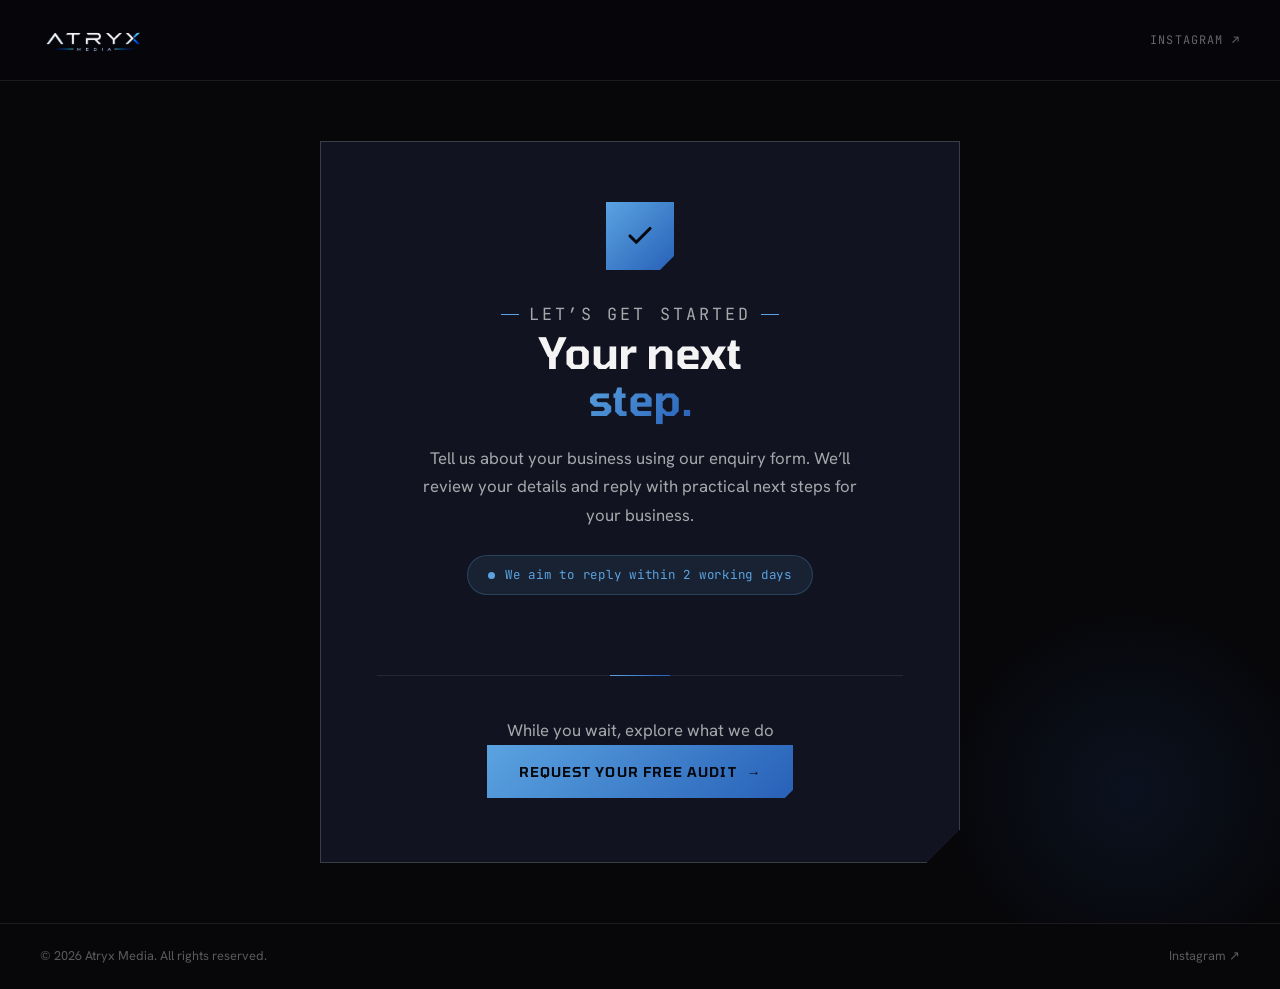
<file: atrixwelcome.html>
<!DOCTYPE html>
<html lang="en">
<head>
<meta charset="UTF-8">
<meta name="viewport" content="width=device-width, initial-scale=1.0">
<title>Atryx Media — We've Got Your Details</title>
<meta name="description" content="Next steps for your Atryx Media enquiry.">
<link rel="icon" href="logo.png" type="image/png">
<link rel="preconnect" href="https://fonts.googleapis.com">
<link rel="preconnect" href="https://fonts.gstatic.com" crossorigin>
<link href="https://fonts.googleapis.com/css2?family=Tomorrow:wght@400;500;600;700;800&family=Hanken+Grotesk:wght@400;500;600;700&family=JetBrains+Mono:wght@400;500&display=swap" rel="stylesheet">
<style>
  /* ============ RESET ============ */
  *,*::before,*::after{box-sizing:border-box;margin:0;padding:0;}
  html{scroll-behavior:smooth;}
  img{max-width:100%;display:block;}
  a{color:inherit;text-decoration:none;}

  /* ============ TOKENS ============ */
  :root{
    --bg:#07070a;
    --bg-soft:#0b0d12;
    --surface:#111420;
    --line:rgba(244,244,244,0.09);
    --line-strong:rgba(244,244,244,0.18);
    --ink:#f4f4f4;
    --ink-dim:rgba(244,244,244,0.66);
    --ink-faint:rgba(244,244,244,0.35);
    --accent-1:#5aa3e0;
    --accent-2:#2861b8;
    --gradient:linear-gradient(135deg, var(--accent-1), var(--accent-2));
    --cut-sm:9px;
    --cut-md:18px;
    --cut-lg:34px;
    --font-display:'Tomorrow', sans-serif;
    --font-body:'Hanken Grotesk', sans-serif;
    --font-mono:'JetBrains Mono', monospace;
  }

  body{
    background:var(--bg);
    color:var(--ink);
    font-family:var(--font-body);
    line-height:1.6;
    font-size:16px;
    -webkit-font-smoothing:antialiased;
    min-height:100vh;
    display:flex;
    flex-direction:column;
    overflow-x:hidden;
  }

  /* ============ NAV ============ */
  header{
    padding:22px 40px;
    border-bottom:1px solid var(--line);
    display:flex;
    align-items:center;
    justify-content:space-between;
    background:rgba(7,7,10,0.9);
    backdrop-filter:blur(14px);
    position:sticky;
    top:0;
    z-index:10;
  }
  .logo-mark img{height:36px;width:auto;object-fit:contain;}

  /* ============ MAIN CONTENT ============ */
  main{
    flex:1;
    display:flex;
    align-items:center;
    justify-content:center;
    padding:60px 28px;
    position:relative;
    overflow:hidden;
  }

  /* background glow orbs */
  main::before{
    content:'';
    position:absolute;
    top:10%;left:50%;
    width:700px;height:700px;
    background:radial-gradient(circle, rgba(70,144,214,0.14), transparent 65%);
    transform:translateX(-50%);
    pointer-events:none;
  }
  main::after{
    content:'';
    position:absolute;
    bottom:-8%;right:-4%;
    width:400px;height:400px;
    background:radial-gradient(circle, rgba(40,97,184,0.12), transparent 65%);
    pointer-events:none;
  }

  /* ============ CARD ============ */
  .card{
    position:relative;
    z-index:1;
    max-width:640px;
    width:100%;
    background:var(--surface);
    border:1px solid var(--line-strong);
    clip-path:polygon(0 0, 100% 0, 100% calc(100% - var(--cut-lg)), calc(100% - var(--cut-lg)) 100%, 0 100%);
    padding:60px 56px 64px;
    text-align:center;
    animation:fadeUp 0.7s ease both;
  }
  @keyframes fadeUp{
    from{opacity:0;transform:translateY(28px);}
    to{opacity:1;transform:translateY(0);}
  }
  @media (prefers-reduced-motion:reduce){
    .card{animation:none;}
  }

  /* checkmark */
  .check-wrap{
    width:68px;height:68px;
    margin:0 auto 30px;
    background:var(--gradient);
    clip-path:polygon(0 0, 100% 0, 100% calc(100% - 14px), calc(100% - 14px) 100%, 0 100%);
    display:flex;align-items:center;justify-content:center;
    animation:popIn 0.55s cubic-bezier(0.34,1.56,0.64,1) 0.35s both;
  }
  @keyframes popIn{
    from{opacity:0;transform:scale(0.6);}
    to{opacity:1;transform:scale(1);}
  }
  @media (prefers-reduced-motion:reduce){
    .check-wrap{animation:none;}
  }
  .check-wrap svg{width:30px;height:30px;color:#06080d;}

  /* eyebrow */
  .eyebrow{
    font-family:var(--font-mono);
    font-size:0.72rem;
    letter-spacing:0.18em;
    text-transform:uppercase;
    color:var(--accent-1);
    display:flex;align-items:center;justify-content:center;gap:10px;
    margin-bottom:14px;
  }
  .eyebrow::before,.eyebrow::after{content:'';width:18px;height:1px;background:var(--accent-1);display:inline-block;}

  /* heading */
  .card h1{
    font-family:var(--font-display);
    font-size:clamp(1.9rem,4vw,2.7rem);
    font-weight:600;
    line-height:1.1;
    letter-spacing:-0.01em;
    color:var(--ink);
    margin-bottom:20px;
  }
  .card h1 .accent{
    background:var(--gradient);
    -webkit-background-clip:text;
    background-clip:text;
    color:transparent;
  }

  /* body copy */
  .card p{
    font-size:1.05rem;
    color:var(--ink-dim);
    max-width:440px;
    margin:0 auto;
    line-height:1.7;
  }

  /* timeline pill */
  .timeline-pill{
    display:inline-flex;
    align-items:center;
    gap:10px;
    background:rgba(90,163,224,0.1);
    border:1px solid rgba(90,163,224,0.25);
    padding:9px 20px;
    border-radius:999px;
    font-family:var(--font-mono);
    font-size:0.78rem;
    color:var(--accent-1);
    letter-spacing:0.06em;
    margin:26px 0 40px;
  }
  .timeline-pill .dot{
    width:7px;height:7px;
    background:var(--accent-1);
    border-radius:50%;
    animation:pulse 1.8s ease-in-out infinite;
  }
  @keyframes pulse{
    0%,100%{opacity:1;transform:scale(1);}
    50%{opacity:0.45;transform:scale(0.75);}
  }
  @media (prefers-reduced-motion:reduce){
    .timeline-pill .dot{animation:none;}
  }

  /* divider */
  .divider{
    height:1px;
    background:var(--line);
    margin:40px 0;
    position:relative;
  }
  .divider::after{
    content:'';
    position:absolute;
    left:50%;top:0;
    transform:translateX(-50%);
    width:60px;height:1px;
    background:var(--gradient);
  }

  /* explore label */
  .explore-label{
    font-size:0.9rem;
    color:var(--ink-faint);
    margin-bottom:18px;
  }

  /* button */
  .btn{
    font-family:var(--font-display);
    text-transform:uppercase;
    font-size:0.85rem;
    letter-spacing:0.08em;
    font-weight:600;
    padding:1rem 2rem;
    display:inline-flex;
    align-items:center;
    gap:10px;
    transition:transform .25s ease, box-shadow .25s ease;
    clip-path:polygon(0 0, 100% 0, 100% calc(100% - 9px), calc(100% - 9px) 100%, 0 100%);
    white-space:nowrap;
  }
  .btn-primary{background:var(--gradient);color:#06080d;}
  .btn-primary:hover{transform:translateY(-2px);box-shadow:0 12px 28px -10px rgba(70,144,214,0.55);}
  .btn-primary:focus-visible{outline:2px solid var(--accent-1);outline-offset:3px;}
  .btn .arrow{transition:transform .2s ease;}
  .btn:hover .arrow{transform:translateX(4px);}

  /* ============ FOOTER ============ */
  footer{
    border-top:1px solid var(--line);
    padding:22px 40px;
    display:flex;
    align-items:center;
    justify-content:space-between;
    font-size:0.8rem;
    color:var(--ink-faint);
    flex-wrap:wrap;
    gap:10px;
  }
  footer a{color:var(--ink-faint);transition:color .2s;}
  footer a:hover{color:var(--accent-1);}

  /* ============ RESPONSIVE ============ */
  @media (max-width:620px){
    header{padding:18px 22px;}
    .card{padding:40px 28px 44px;}
    footer{padding:18px 22px;}
  }
</style>
<style>.btn{white-space:normal;text-align:center;justify-content:center}@media(prefers-reduced-motion:reduce){*,*:before,*:after{animation:none!important;transition:none!important}}</style></head>
<body>

<!-- HEADER -->
<header>
  <a href="index.html" class="logo-mark">
    <img src="logo.png" alt="Atryx Media logo">
  </a>
  <a href="https://www.instagram.com/atrix.in?igsh=b2I0dGw4d3dsa2Vj" target="_blank" rel="noopener noreferrer" style="font-family:'JetBrains Mono',monospace;font-size:0.74rem;letter-spacing:0.1em;text-transform:uppercase;color:rgba(244,244,244,0.4);transition:color .2s;" onmouseover="this.style.color='#5aa3e0'" onmouseout="this.style.color='rgba(244,244,244,0.4)'">Instagram ↗</a>
</header>

<!-- MAIN -->
<main>
  <div class="card">

    <!-- checkmark icon -->
    <div class="check-wrap" aria-hidden="true">
      <svg viewBox="0 0 24 24" fill="none" stroke="currentColor" stroke-width="2.5" stroke-linecap="round" stroke-linejoin="round">
        <polyline points="20 6 9 17 4 12"></polyline>
      </svg>
    </div>

    <p class="eyebrow" id="receipt-label">Let’s get started</p>

    <h1 id="receipt-title">Your next<br><span class="accent">step.</span></h1>

    <p id="receipt-copy">Tell us about your business using our enquiry form. We’ll review your details and reply with practical next steps for your business.</p>

    <div class="timeline-pill">
      <span class="dot"></span>
      We aim to reply within 2 working days
    </div>

    <div class="divider"></div>

    <p class="explore-label">While you wait, explore what we do</p>

    <a href="index.html" class="btn btn-primary" id="receipt-cta">
      Request your free audit <span class="arrow">→</span>
    </a>

  </div>
</main>

<!-- FOOTER -->
<footer>
  <span>© 2026 Atryx Media. All rights reserved.</span>
  <a href="https://www.instagram.com/atrix.in?igsh=b2I0dGw4d3dsa2Vj" target="_blank" rel="noopener noreferrer">Instagram ↗</a>
</footer>

<script src="thanks.js" defer></script>
</body>
</html>
</file>
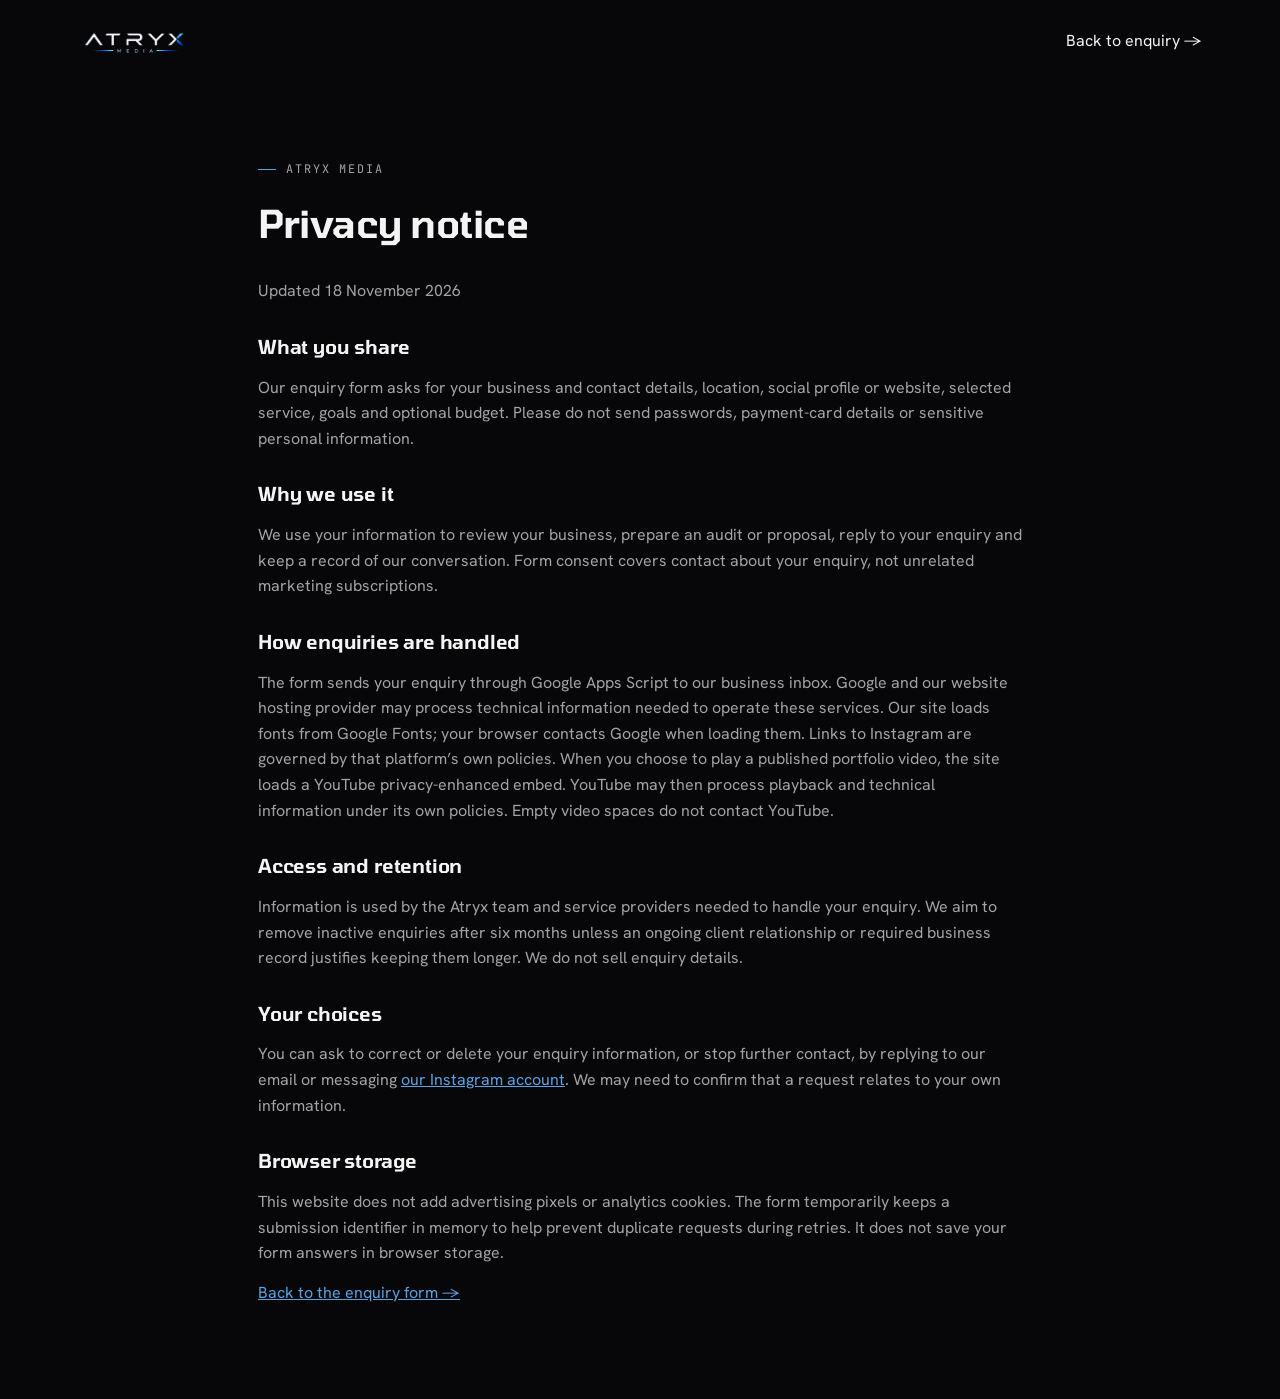
<file: privacy.html>
<!DOCTYPE html>
<html lang="en">
<head>
<meta charset="UTF-8">
<meta name="viewport" content="width=device-width, initial-scale=1.0">
<title>Atryx Media — Social Media Management, Engineered</title>
<meta name="description" content="Atryx Media plans, posts, and reports on your social presence so every channel compounds instead of resetting every week.">
<link rel="icon" href="a.png" type="image/png">
<link rel="preconnect" href="https://fonts.googleapis.com">
<link rel="preconnect" href="https://fonts.gstatic.com" crossorigin>
<link href="https://fonts.googleapis.com/css2?family=Tomorrow:wght@400;500;600;700;800&family=Hanken+Grotesk:wght@400;500;600;700&family=JetBrains+Mono:wght@400;500&display=swap" rel="stylesheet">
<style>
  
  /* ============ RESET & BASE ============ */
  *,*::before,*::after{box-sizing:border-box;margin:0;padding:0;}
  html{scroll-behavior:smooth;}
  img{max-width:100%;display:block;}
  a{color:inherit;text-decoration:none;}
  button{font:inherit;cursor:pointer;border:none;background:none;color:inherit;}
  ul{list-style:none;}

  /* ============ TOKENS ============ */
  :root{
    --bg:#07070a;
    --bg-soft:#0b0d12;
    --surface:#111420;
    --surface-2:#151926;
    --line:rgba(244,244,244,0.09);
    --line-strong:rgba(244,244,244,0.18);
    --ink:#f4f4f4;
    --ink-dim:rgba(244,244,244,0.66);
    --ink-faint:rgba(244,244,244,0.4);
    --accent-1:#5aa3e0;
    --accent-2:#2861b8;
    --accent-solid:#4690d6;
    --gradient:linear-gradient(135deg, var(--accent-1), var(--accent-2));
    --cut-sm:9px;
    --cut-md:18px;
    --cut-lg:34px;
    --container:1180px;
    --font-display:'Tomorrow', sans-serif;
    --font-body:'Hanken Grotesk', sans-serif;
    --font-mono:'JetBrains Mono', monospace;
  }

  body{
    background:var(--bg);
    color:var(--ink);
    font-family:var(--font-body);
    line-height:1.6;
    font-size:16px;
    -webkit-font-smoothing:antialiased;
    overflow-x:hidden;
  }

  /* ============ UTILITIES ============ */
  .container{width:100%;max-width:var(--container);margin:0 auto;padding:0 28px;}
  .cut{clip-path:polygon(0 0, 100% 0, 100% calc(100% - var(--cut-sz,var(--cut-md))), calc(100% - var(--cut-sz,var(--cut-md))) 100%, 0 100%);}
  .eyebrow{
    font-family:var(--font-mono);font-size:0.74rem;letter-spacing:0.16em;
    text-transform:uppercase;color:var(--accent-1);
    display:flex;align-items:center;gap:10px;margin-bottom:14px;
  }
  .eyebrow::before{content:'';width:18px;height:1px;background:var(--accent-1);display:inline-block;}
  h1,h2,h3{font-family:var(--font-display);font-weight:600;letter-spacing:-0.01em;color:var(--ink);}
  .section{padding:120px 0;position:relative;}
  .section-head{max-width:640px;margin-bottom:64px;}
  .section-head h2{font-size:clamp(1.9rem,3.6vw,2.6rem);line-height:1.15;}
  .section-head p{color:var(--ink-dim);margin-top:16px;font-size:1.05rem;max-width:520px;}
  .btn{
    --cut-sz:var(--cut-sm);
    font-family:var(--font-display);text-transform:uppercase;font-size:0.82rem;
    letter-spacing:0.06em;font-weight:600;padding:1rem 1.7rem;
    display:inline-flex;align-items:center;gap:10px;
    transition:transform .25s ease, box-shadow .25s ease, background .25s ease;
    white-space:nowrap;
  }
  .btn-primary{background:var(--gradient);color:#06080d;}
  .btn-primary:hover{transform:translateY(-2px);box-shadow:0 12px 28px -10px rgba(70,144,214,0.55);}
  .btn-ghost{border:1px solid var(--line-strong);color:var(--ink);}
  .btn-ghost:hover{border-color:var(--accent-1);background:rgba(90,163,224,0.08);}
  a:focus-visible,button:focus-visible{outline:2px solid var(--accent-1);outline-offset:3px;}
  .reveal{opacity:0;transform:translateY(22px);transition:opacity .7s ease, transform .7s ease;}
  .reveal.is-visible{opacity:1;transform:translateY(0);}
  @media(prefers-reduced-motion:reduce){.reveal{opacity:1;transform:none;transition:none;}html{scroll-behavior:auto;}}

  /* ============ ANIMATED BORDER — CORE ============ */
  /* Uses @property for smooth conic-gradient rotation.
     Falls back gracefully in browsers that don't support it —
     the element just shows a static border instead. */
  @property --angle {
    syntax: '<angle>';
    initial-value: 0deg;
    inherits: false;
  }
  @keyframes border-spin {
    to { --angle: 360deg; }
  }

  /* ---- Mixin pattern: .anim-border-wrap ---- */
  /* Wrap any element in this div to give it a spinning border */
  .anim-border-wrap {
    position: relative;
  }
  .anim-border-wrap::before {
    content: '';
    position: absolute;
    inset: 0;
    background: conic-gradient(
      from var(--angle),
      transparent 0deg,
      var(--accent-1) 60deg,
      var(--accent-2) 120deg,
      transparent 180deg,
      transparent 360deg
    );
    animation: border-spin 5s linear infinite;
    z-index: 0;
    border-radius: inherit;
  }
  /* Inner fill — sits on top of the spinning border, inset by 1.5px */
  .anim-border-wrap > * {
    position: relative;
    z-index: 1;
  }

  /* ============ NAV ============ */
  header{
    position:fixed;top:0;left:0;right:0;z-index:100;
    padding:22px 0;
    transition:padding .3s ease, background .3s ease, border-color .3s ease;
    border-bottom:1px solid transparent;
  }
  header.scrolled{
    padding:14px 0;border-bottom:1px solid var(--line);
  }
  /* Blur lives on a pseudo-element, not on header itself — a filter/backdrop-filter
     on header would make header the containing block for its position:fixed
     mobile-menu child, breaking the fullscreen overlay once the page is scrolled. */
  header::before{
    content:'';position:absolute;inset:0;z-index:-1;
    background:rgba(7,7,10,0.85);backdrop-filter:blur(14px);
    opacity:0;transition:opacity .3s ease;
  }
  header.scrolled::before{opacity:1;}
  nav{display:flex;align-items:center;justify-content:space-between;}
  .logo-mark{display:flex;align-items:center;gap:10px;}
  .logo-mark img{height:38px;width:auto;object-fit:contain;}
  .nav-links{display:flex;align-items:center;gap:38px;}
  .nav-links a{
    font-family:var(--font-display);font-size:0.84rem;text-transform:uppercase;
    letter-spacing:0.05em;color:var(--ink-dim);transition:color .2s ease;
  }
  .nav-links a:hover{color:var(--ink);}
  .nav-cta{display:flex;align-items:center;gap:22px;}
  .nav-toggle{display:none;flex-direction:column;gap:5px;width:26px;}
  .nav-toggle span{height:2px;background:var(--ink);width:100%;transition:transform .25s ease, opacity .25s ease;}

  /* ============ HERO ============ */
  .hero{padding:200px 0 110px;position:relative;overflow:hidden;}
  .hero::before{
    content:'';position:absolute;top:-10%;left:50%;
    width:900px;height:900px;
    background:radial-gradient(circle, rgba(70,144,214,0.16), transparent 60%);
    transform:translateX(-30%);pointer-events:none;
  }
  .hero::after{
    content:'';position:absolute;top:8%;right:-6%;
    width:2px;height:140%;
    background:linear-gradient(180deg, transparent, var(--accent-1) 40%, var(--accent-2) 60%, transparent);
    opacity:0.35;transform:rotate(18deg);pointer-events:none;
  }
  .hero-grid{
    display:grid;grid-template-columns:1.05fr 0.85fr;
    gap:60px;align-items:center;position:relative;z-index:1;
  }
  .hero h1{font-size:clamp(2.6rem,5.6vw,4.4rem);line-height:1.04;}
  .accent-cut{background:var(--gradient);-webkit-background-clip:text;background-clip:text;color:transparent;}
  .hero p.lead{margin-top:24px;font-size:1.15rem;color:var(--ink-dim);max-width:480px;}
  .hero-ctas{display:flex;gap:16px;margin-top:38px;flex-wrap:wrap;}

  /* ---- Signal panel animated border ---- */
  .signal-panel-outer {
    position: relative;
    padding: 2px;
    --cut-sz: var(--cut-lg);
    clip-path: polygon(0 0, 100% 0, 100% calc(100% - var(--cut-sz)), calc(100% - var(--cut-sz)) 100%, 0 100%);
  }
  .signal-panel-outer::before {
    content: '';
    position: absolute;
    inset: 0;
    background: conic-gradient(
      from var(--angle),
      transparent 0deg,
      var(--accent-1) 60deg,
      var(--accent-2) 120deg,
      transparent 180deg,
      transparent 360deg
    );
    animation: border-spin 4s linear infinite;
    z-index: 0;
  }
  /* Inner bg that sits behind signal-panel content */
  .signal-panel-outer::after {
    content: '';
    position: absolute;
    inset: 2px;
    background: var(--surface);
    clip-path: polygon(0 0, 100% 0, 100% calc(100% - calc(var(--cut-sz) - 2px)), calc(100% - calc(var(--cut-sz) - 2px)) 100%, 0 100%);
    z-index: 1;
  }
  .signal-panel{
    position: relative;
    z-index: 2;
    padding:30px;
  }
  .signal-panel .eyebrow{margin-bottom:18px;}
  .signal-chart{width:100%;height:auto;}
  .signal-stats{display:grid;grid-template-columns:repeat(3,1fr);gap:14px;margin-top:24px;}
  .signal-stat{border-top:1px solid var(--line);padding-top:14px;}
  .signal-stat .num{font-family:var(--font-display);font-size:1.5rem;color:var(--ink);}
  .signal-stat .label{font-size:0.74rem;color:var(--ink-faint);margin-top:4px;}
  .signal-note{font-size:0.72rem;color:var(--ink-faint);margin-top:18px;font-style:italic;}

  /* ============ PLATFORM STRIP ============ */
  .platform-strip{border-top:1px solid var(--line);border-bottom:1px solid var(--line);padding:28px 0;}
  .platform-strip .container{display:flex;align-items:center;gap:28px;flex-wrap:wrap;justify-content:space-between;}
  .platform-strip .label{font-family:var(--font-mono);font-size:0.78rem;color:var(--ink-faint);text-transform:uppercase;letter-spacing:0.1em;}
  .platform-pills{display:flex;gap:12px;flex-wrap:wrap;}

  /* ---- Pill animated border on hover ---- */
  .pill-wrap {
    position: relative;
    padding: 1px;
    border-radius: 999px;
    overflow: hidden;
  }
  .pill-wrap::before {
    content: '';
    position: absolute;
    inset: -100%;
    background: conic-gradient(
      from var(--angle),
      transparent 0deg,
      var(--accent-1) 60deg,
      var(--accent-2) 120deg,
      transparent 180deg,
      transparent 360deg
    );
    animation: border-spin 4s linear infinite;
    opacity: 0;
    transition: opacity 0.35s ease;
  }
  .pill-wrap:hover::before { opacity: 1; }
  .pill {
    position: relative;
    z-index: 1;
    display: block;
    background: var(--bg);
    border-radius: 999px;
    padding: 7px 16px;
    font-size: 0.82rem;
    color: var(--ink-dim);
    border: 1px solid var(--line-strong);
    transition: color 0.2s ease;
  }
  .pill-wrap:hover .pill { color: var(--ink); border-color: transparent; }

  /* ============ TICKER MARQUEE ============ */
  .ticker {
    overflow: hidden;
    border-top: 1px solid var(--line);
    border-bottom: 1px solid var(--line);
    padding: 18px 0;
    background: var(--bg-soft);
    position: relative;
    /* Fade edges left and right */
    -webkit-mask-image: linear-gradient(90deg, transparent 0%, black 8%, black 92%, transparent 100%);
    mask-image: linear-gradient(90deg, transparent 0%, black 8%, black 92%, transparent 100%);
  }
  .ticker-track {
    display: flex;
    width: max-content;
    animation: ticker-scroll 30s linear infinite;
  }
  .ticker:hover .ticker-track {
    animation-play-state: paused;
  }
  @keyframes ticker-scroll {
    from { transform: translateX(0); }
    to   { transform: translateX(-50%); }
  }
  .ticker-item {
    display: inline-flex;
    align-items: center;
    gap: 18px;
    padding: 0 32px;
    white-space: nowrap;
    font-family: var(--font-display);
    font-size: 0.82rem;
    font-weight: 600;
    text-transform: uppercase;
    letter-spacing: 0.1em;
    color: var(--ink-dim);
  }
  .ticker-item.accent { color: var(--accent-1); }
  /* The small diamond separator between items */
  .ticker-sep {
    display: inline-block;
    width: 5px;
    height: 5px;
    background: var(--accent-1);
    transform: rotate(45deg);
    opacity: 0.7;
    flex-shrink: 0;
  }
  @media (prefers-reduced-motion: reduce) {
    .ticker-track { animation: none; }
  }

  /* ============ SERVICES ============ */
  .services-grid{display:grid;grid-template-columns:repeat(3,1fr);gap:1px;background:var(--line);}

  /* ---- Service card animated border on hover ---- */
  .service-card-outer {
    position: relative;
    padding: 1.5px;
    background: var(--bg-soft);
    transition: background 0.25s ease;
  }
  .service-card-outer::before {
    content: '';
    position: absolute;
    inset: 0;
    background: conic-gradient(
      from var(--angle),
      transparent 0deg,
      var(--accent-1) 60deg,
      var(--accent-2) 120deg,
      transparent 180deg,
      transparent 360deg
    );
    animation: border-spin 4s linear infinite;
    opacity: 0;
    transition: opacity 0.4s ease;
    z-index: 0;
  }
  .service-card-outer:hover::before { opacity: 1; }
  .service-card-outer::after {
    content: '';
    position: absolute;
    inset: 1.5px;
    background: var(--surface);
    z-index: 1;
    opacity: 0;
    transition: opacity 0.25s ease;
  }
  .service-card-outer:hover::after { opacity: 1; }

  .service-card{
    background:var(--bg-soft);padding:38px 32px;
    transition:background .25s ease;
    position: relative;
    z-index: 2;
  }
  .service-card-outer:hover .service-card { background: transparent; }
  .service-icon{width:32px;height:32px;color:var(--accent-1);margin-bottom:20px;}
  .service-card h3{font-size:1.08rem;margin-bottom:10px;}
  .service-card p{font-size:0.93rem;color:var(--ink-dim);}

  /* ============ APPROACH ============ */
  .approach-list{display:grid;grid-template-columns:repeat(4,1fr);gap:0;position:relative;}
  .approach-list::before{
    content:'';position:absolute;top:26px;left:0;right:0;height:1px;
    background:linear-gradient(90deg, var(--accent-1), var(--accent-2), transparent);z-index:0;
  }
  .approach-step{position:relative;padding-right:24px;z-index:1;}
  .approach-step .step-num{
    font-family:var(--font-mono);font-size:0.85rem;color:var(--bg);
    background:var(--accent-1);width:52px;height:52px;
    display:flex;align-items:center;justify-content:center;margin-bottom:24px;--cut-sz:12px;
  }
  .approach-step h3{font-size:1.05rem;margin-bottom:10px;}
  .approach-step p{font-size:0.92rem;color:var(--ink-dim);}

    /* ============ PRICING ============ */
  .pricing-grid{display:grid;grid-template-columns:repeat(3,1fr);gap:24px;align-items:start;}

  .price-card-outer{position:relative;padding:1.5px;}
  .price-card-outer::before{
    content:'';position:absolute;inset:0;
    background:conic-gradient(
      from var(--angle),
      transparent 0deg, var(--accent-1) 60deg, var(--accent-2) 120deg,
      transparent 180deg, transparent 360deg
    );
    animation:border-spin 5s linear infinite;
    opacity:0;transition:opacity .4s ease;z-index:0;
    clip-path:polygon(0 0,100% 0,100% calc(100% - var(--cut-md)),calc(100% - var(--cut-md)) 100%,0 100%);
  }
  .price-card-outer:hover::before{opacity:1;}
  .price-card-outer.featured::before{opacity:1;} /* middle plan always lit */

  .price-card{
    --cut-sz:var(--cut-md);
    background:var(--surface);border:1px solid var(--line);
    padding:36px 30px;position:relative;z-index:1;
    display:flex;flex-direction:column;height:100%;
    transition:transform .25s ease;
  }
  .price-card-outer:hover .price-card{transform:translateY(-4px);}
  .price-card-outer.featured .price-card{background:var(--surface-2);}

  .price-badge{
  position:absolute;top:-13px;right:24px;
  z-index:3;
  background:var(--gradient);color:#06080d;
  font-family:var(--font-display);font-size:0.68rem;font-weight:700;
  text-transform:uppercase;letter-spacing:0.06em;
  padding:5px 12px;border-radius:999px;
}
  .price-plan-name{font-family:var(--font-display);font-size:1.15rem;text-transform:uppercase;letter-spacing:0.04em;color:var(--ink);}
  .price-amount{margin-top:14px;font-family:var(--font-display);font-size:2.2rem;color:var(--ink);display:flex;align-items:baseline;gap:6px;}
  .price-amount span{font-family:var(--font-body);font-size:0.9rem;font-weight:400;color:var(--ink-faint);}
  .price-desc{margin-top:12px;font-size:0.92rem;color:var(--ink-dim);}
  .price-divider{border-top:1px solid var(--line);margin:22px 0;}
  .price-features{display:flex;flex-direction:column;gap:14px;flex:1;}
  .price-feature{display:flex;align-items:flex-start;gap:10px;font-size:0.88rem;color:var(--ink-dim);}
  .price-feature svg{flex-shrink:0;width:16px;height:16px;color:var(--accent-1);margin-top:2px;}
  .price-feature em{color:var(--accent-1);font-style:normal;}
  .price-feature span{flex:1;}
  .price-who{margin-top:26px;padding-top:20px;border-top:1px solid var(--line);}
  .price-who .label{font-family:var(--font-mono);font-size:0.7rem;text-transform:uppercase;letter-spacing:0.08em;color:var(--accent-1);margin-bottom:4px;}
  .price-who p{font-size:0.9rem;color:var(--ink);}

  .pricing-footnote{
    margin-top:40px;border:1px solid var(--line);
    display:flex;flex-wrap:wrap;
  }
  .pricing-footnote-item{
    flex:1;min-width:220px;display:flex;align-items:center;gap:14px;
    padding:24px 28px;border-right:1px solid var(--line);
  }
  .pricing-footnote-item:last-child{border-right:none;}
  .pricing-footnote-item svg{width:22px;height:22px;color:var(--accent-1);flex-shrink:0;}
  .pricing-footnote-item p{font-size:0.88rem;color:var(--ink-dim);line-height:1.4;}

  @media(max-width:980px){
    .pricing-grid{grid-template-columns:1fr;}
  }

  /* ============ PORTFOLIO ============ */
  .portfolio-grid{display:grid;grid-template-columns:repeat(3,1fr);gap:24px;}

  /* ---- Portfolio animated border on hover ---- */
  .portfolio-item-outer {
    position: relative;
    padding: 1.5px;
  }
  .portfolio-item-outer::before {
    content: '';
    position: absolute;
    inset: 0;
    background: conic-gradient(
      from var(--angle),
      transparent 0deg,
      var(--accent-1) 80deg,
      var(--accent-2) 160deg,
      transparent 220deg,
      transparent 360deg
    );
    animation: border-spin 5s linear infinite;
    opacity: 0;
    transition: opacity 0.4s ease;
    z-index: 0;
    clip-path: polygon(0 0, 100% 0, 100% calc(100% - var(--cut-md)), calc(100% - var(--cut-md)) 100%, 0 100%);
  }
  .portfolio-item-outer:hover::before { opacity: 1; }
  .portfolio-item-outer::after {
    content: '';
    position: absolute;
    inset: 1.5px;
    background: var(--surface);
    z-index: 1;
    clip-path: polygon(0 0, 100% 0, 100% calc(100% - calc(var(--cut-md) - 1.5px)), calc(100% - calc(var(--cut-md) - 1.5px)) 100%, 0 100%);
  }
  .portfolio-item{
    --cut-sz:var(--cut-md);
    background:var(--surface);border:1px solid var(--line);overflow:hidden;
    transition:border-color .25s ease, transform .25s ease;
    position:relative;z-index:2;
  }
  .portfolio-item-outer:hover .portfolio-item{border-color:transparent;transform:translateY(-4px);}
  .portfolio-video-wrap{position:relative;padding-bottom:56.25%;height:0;overflow:hidden;background:var(--bg-soft);}
  .portfolio-video-wrap iframe{position:absolute;top:0;left:0;width:100%;height:100%;border:none;}
  .portfolio-meta{padding:18px 20px;}
  .portfolio-meta .vid-num{font-family:var(--font-mono);font-size:0.7rem;color:var(--accent-1);text-transform:uppercase;letter-spacing:0.1em;margin-bottom:6px;}
  .portfolio-meta h3{font-size:1rem;color:var(--ink);}
  .portfolio-row-2{display:grid;grid-template-columns:repeat(2,1fr);gap:24px;max-width:820px;margin:24px auto 0;}

  /* ============ CTA BAND ============ */
  /* Animated border always-on on CTA band */
  .cta-band-outer {
    position: relative;
    padding: 2px;
    clip-path: polygon(0 0, 100% 0, 100% calc(100% - var(--cut-lg)), calc(100% - var(--cut-lg)) 100%, 0 100%);
  }
  .cta-band-outer::before {
    content: '';
    position: absolute;
    inset: 0;
    background: conic-gradient(
      from var(--angle),
      transparent 0deg,
      rgba(255,255,255,0.5) 50deg,
      var(--accent-1) 100deg,
      rgba(255,255,255,0.2) 150deg,
      transparent 210deg,
      transparent 360deg
    );
    animation: border-spin 6s linear infinite;
    z-index: 0;
  }
  .cta-band-outer::after {
    content: '';
    position: absolute;
    inset: 2px;
    background: var(--gradient);
    clip-path: polygon(0 0, 100% 0, 100% calc(100% - calc(var(--cut-lg) - 2px)), calc(100% - calc(var(--cut-lg) - 2px)) 100%, 0 100%);
    z-index: 1;
  }
  .cta-band{
    --cut-sz:var(--cut-lg);color:#06080d;padding:64px 56px;
    display:flex;align-items:center;justify-content:space-between;
    gap:30px;flex-wrap:wrap;position:relative;z-index:2;background:transparent;
  }
  .cta-band h2{color:#06080d;font-size:clamp(1.6rem,3vw,2.2rem);max-width:560px;}
  .cta-band p{color:rgba(6,8,13,0.7);margin-top:10px;max-width:480px;}
  .cta-band .btn-dark{background:#06080d;color:var(--ink);border:none;--cut-sz:var(--cut-sm);}
  .cta-band .btn-dark:hover{transform:translateY(-2px);box-shadow:0 12px 28px -10px rgba(0,0,0,0.5);}

  /* ============ CONTACT ============ */
  .contact-cta-wrap{text-align:center;padding:80px 0;}
  .contact-cta-wrap h2{font-size:clamp(1.8rem,3vw,2.4rem);margin-bottom:16px;}
  .contact-cta-wrap p{color:var(--ink-dim);font-size:1.05rem;max-width:480px;margin:0 auto 36px;}
  .btn-lg{--cut-sz:var(--cut-md);font-size:1rem;padding:1.1rem 2.4rem;letter-spacing:0.08em;}

  /* ---- Contact section logo mark: spinning ring + gentle float ---- */
  .contact-logo-wrap{
    width:84px;height:84px;
    margin:0 auto 28px;
    position:relative;
    animation:logo-float 3.6s ease-in-out infinite;
  }
  .contact-logo-wrap::before{
    content:'';
    position:absolute;inset:0;
    border-radius:50%;
    background:conic-gradient(
      from var(--angle),
      transparent 0deg,
      var(--accent-1) 90deg,
      var(--accent-2) 180deg,
      transparent 270deg,
      transparent 360deg
    );
    animation:border-spin 4s linear infinite;
    z-index:0;
  }
  .contact-logo-wrap::after{
    content:'';
    position:absolute;inset:3px;
    border-radius:50%;
    background:var(--bg);
    z-index:1;
  }
  .contact-logo-wrap img{
    position:absolute;z-index:2;inset:3px;
    width:calc(100% - 6px);height:calc(100% - 6px);
    border-radius:50%;
    object-fit:cover;
  }
  @keyframes logo-float{
    0%,100%{transform:translateY(0);}
    50%{transform:translateY(-8px);}
  }
  @media(prefers-reduced-motion:reduce){
    .contact-logo-wrap{animation:none;}
    .contact-logo-wrap::before{animation:none;}
  }

  /* ---- CTA button glowing animated border ---- */
  .btn-anim-wrap {
    display: inline-block;
    position: relative;
    padding: 2px;
  }
  .btn-anim-wrap::before {
    content: '';
    position: absolute;
    inset: -1px;
    background: conic-gradient(
      from var(--angle),
      transparent 0deg,
      var(--accent-1) 60deg,
      #fff 100deg,
      var(--accent-2) 140deg,
      transparent 200deg,
      transparent 360deg
    );
    animation: border-spin 3s linear infinite;
    z-index: 0;
    filter: blur(2px);
    border-radius: 2px;
  }
  .btn-anim-wrap .btn {
    position: relative;
    z-index: 1;
  }

  /* ============ FOOTER ============ */
  footer{border-top:1px solid var(--line);padding:80px 0 32px;}
  .footer-grid{display:grid;grid-template-columns:1.4fr 1fr 1fr 1fr;gap:40px;margin-bottom:60px;}
  .footer-brand img{height:36px;width:auto;object-fit:contain;margin-bottom:16px;}
  .footer-brand p{font-size:0.9rem;color:var(--ink-dim);max-width:280px;}
  .footer-col h4{font-family:var(--font-mono);font-size:0.74rem;text-transform:uppercase;letter-spacing:0.1em;color:var(--ink-faint);margin-bottom:18px;}
  .footer-col a,.footer-col span{display:block;font-size:0.92rem;color:var(--ink-dim);margin-bottom:12px;}
  .footer-col a:hover{color:var(--ink);}
  .footer-bottom{
    border-top:1px solid var(--line);padding-top:28px;
    display:flex;justify-content:space-between;align-items:center;
    font-size:0.82rem;color:var(--ink-faint);flex-wrap:wrap;gap:12px;
  }

  /* ============ RESPONSIVE ============ */
  @media(max-width:980px){
    .hero-grid{grid-template-columns:1fr;}
    .signal-panel-outer{order:-1;}
    .services-grid{grid-template-columns:repeat(2,1fr);}
    .portfolio-grid{grid-template-columns:repeat(2,1fr);}
    .portfolio-row-2{grid-template-columns:1fr 1fr;max-width:100%;}
    .approach-list{grid-template-columns:repeat(2,1fr);row-gap:48px;}
    .approach-list::before{display:none;}
    .footer-grid{grid-template-columns:1fr 1fr;}
  }
  @media(max-width:760px){
    .nav-links,.nav-cta .btn-ghost{display:none;}
    .nav-toggle{display:flex;}
    header.open .nav-links{
      display:flex;position:fixed;top:0;left:0;right:0;
      height:100vh;height:100dvh;z-index:200;
      background:var(--bg);flex-direction:column;justify-content:center;align-items:center;gap:34px;
    }
    header.open .nav-links a{font-size:1.4rem;}
    .section{padding:80px 0;}
    .hero{padding:150px 0 70px;}
    .services-grid,.portfolio-grid{grid-template-columns:1fr;}
    .portfolio-row-2{grid-template-columns:1fr;}
    .approach-list{grid-template-columns:1fr;}
    .cta-band{flex-direction:column;align-items:flex-start;padding:42px 28px;}
    .footer-grid{grid-template-columns:1fr;gap:32px;}
  }
</style>
<link rel="stylesheet" href="additions.css">
</head>
<body><header id="site-header"><div class="container"><nav><a class="logo-mark" href="index.html"><img src="logo.png" alt="Atryx Media"></a><a href="index.html">Back to enquiry →</a></nav></div></header><main id="main" class="legal"><p class="eyebrow">Atryx Media</p><h1>Privacy notice</h1><p>Updated 18 November 2026</p><h2>What you share</h2><p>Our enquiry form asks for your business and contact details, location, social profile or website, selected service, goals and optional budget. Please do not send passwords, payment-card details or sensitive personal information.</p><h2>Why we use it</h2><p>We use your information to review your business, prepare an audit or proposal, reply to your enquiry and keep a record of our conversation. Form consent covers contact about your enquiry, not unrelated marketing subscriptions.</p><h2>How enquiries are handled</h2><p>The form sends your enquiry through Google Apps Script to our business inbox. Google and our website hosting provider may process technical information needed to operate these services. Our site loads fonts from Google Fonts; your browser contacts Google when loading them. Links to Instagram are governed by that platform’s own policies. When you choose to play a published portfolio video, the site loads a YouTube privacy-enhanced embed. YouTube may then process playback and technical information under its own policies. Empty video spaces do not contact YouTube.</p><h2>Access and retention</h2><p>Information is used by the Atryx team and service providers needed to handle your enquiry. We aim to remove inactive enquiries after six months unless an ongoing client relationship or required business record justifies keeping them longer. We do not sell enquiry details.</p><h2>Your choices</h2><p>You can ask to correct or delete your enquiry information, or stop further contact, by replying to our email or messaging <a href="https://www.instagram.com/atrix.in/" target="_blank" rel="noopener noreferrer">our Instagram account</a>. We may need to confirm that a request relates to your own information.</p><h2>Browser storage</h2><p>This website does not add advertising pixels or analytics cookies. The form temporarily keeps a submission identifier in memory to help prevent duplicate requests during retries. It does not save your form answers in browser storage.</p><p><a href="index.html">Back to the enquiry form →</a></p></main><style>.legal{max-width:820px;padding:160px 28px 80px;margin:auto}.legal h1{font-size:2.4rem;margin-bottom:24px}.legal h2{font-size:1.2rem;margin:28px 0 12px}.legal p{color:var(--ink-dim);margin-bottom:14px}.legal a{color:var(--accent-1);text-decoration:underline}</style></body></html>
</file>
<file: additions.css>
html{scroll-padding-top:100px}
.price-features li{display:block;padding-left:22px;position:relative;font-size:.88rem;color:var(--ink-dim)}.price-features li:before{content:'✓';position:absolute;left:0;color:var(--accent-1)}
.price-card .btn{margin-top:24px;padding:14px 12px;white-space:normal;justify-content:center;text-align:center}.price-plan-name{overflow-wrap:anywhere}.fine{font-size:.85rem;color:var(--ink-dim);line-height:1.7}.scope{padding:26px;border:1px solid var(--line);margin-top:30px}.scope p+p{margin-top:12px}
.video-empty{position:absolute;inset:0;display:flex;flex-direction:column;align-items:center;justify-content:center;gap:10px;text-align:center;padding:22px;background:radial-gradient(ellipse at 50% 15%,rgba(90,163,224,.14),transparent 70%),var(--surface)}.video-play{width:48px;height:48px;border:1px solid var(--accent-1);border-radius:50%;display:grid;place-items:center;color:var(--accent-1)}.video-empty strong{font-family:var(--font-display);font-size:.9rem}.video-empty small{color:var(--ink-dim);font-size:.78rem}.video-description{padding:0 24px 24px;color:var(--ink-dim);font-size:.88rem}.video-description details{margin-top:12px}.video-description summary{color:var(--accent-1);cursor:pointer}.video-description p{margin-top:10px}
.concepts{display:grid;grid-template-columns:repeat(3,1fr);gap:24px;margin-top:32px}.concept{border:1px solid var(--line);background:var(--surface)}.concept-art{padding:28px;min-height:270px;display:flex;flex-direction:column;justify-content:space-between}.concept-art .number{font-family:var(--font-mono);font-size:.68rem;letter-spacing:.12em}.concept-art h3{font-family:var(--font-display);font-size:1.4rem;line-height:1.3}.concept-art p{font-size:.8rem;margin-top:16px}.wine{background:#3d1724;color:#efd5b0}.wine h3{color:#efd5b0}.stone{background:#d4d1c6;color:#252e2b}.stone h3{color:#252e2b}.blue{background:#142b40;color:#d5e8f8}.concept-body{padding:24px}.concept-body h3{font-size:.98rem}.concept-body p{font-size:.88rem;color:var(--ink-dim);margin:12px 0}.concept-body details{margin-top:18px;border-top:1px solid var(--line);padding-top:14px}.concept-body summary{color:var(--accent-1);cursor:pointer}
.faq details{padding:22px 0;border-bottom:1px solid var(--line)}.faq summary{font-family:var(--font-display);cursor:pointer}.faq p{color:var(--ink-dim);margin-top:14px;max-width:800px}.section-logo{width:160px;height:auto;margin-bottom:24px}
.nav-toggle{position:relative;z-index:201;min-height:36px;justify-content:center}.btn{max-width:100%;white-space:normal}.signal-panel-outer{min-width:0}
@media(max-width:980px){.concepts{grid-template-columns:1fr}.concept-art{min-height:230px}}
@media(max-width:760px){.logo-mark img{max-width:160px;height:auto}.signal-panel-outer{order:0}.price-amount{flex-wrap:wrap}.nav-links a{line-height:1.2}}
@media(prefers-reduced-motion:reduce){*,*:before,*:after{animation:none!important;transition:none!important}.signal-path{stroke-dashoffset:0}.data-point,.point-label{opacity:1}}
.video-ready{width:100%;height:100%;color:var(--ink);cursor:pointer;font:inherit}.video-ready:hover .video-play{background:var(--accent-1);color:var(--bg)}.video-ready:focus-visible{outline:2px solid var(--accent-1);outline-offset:-4px}
</file>
